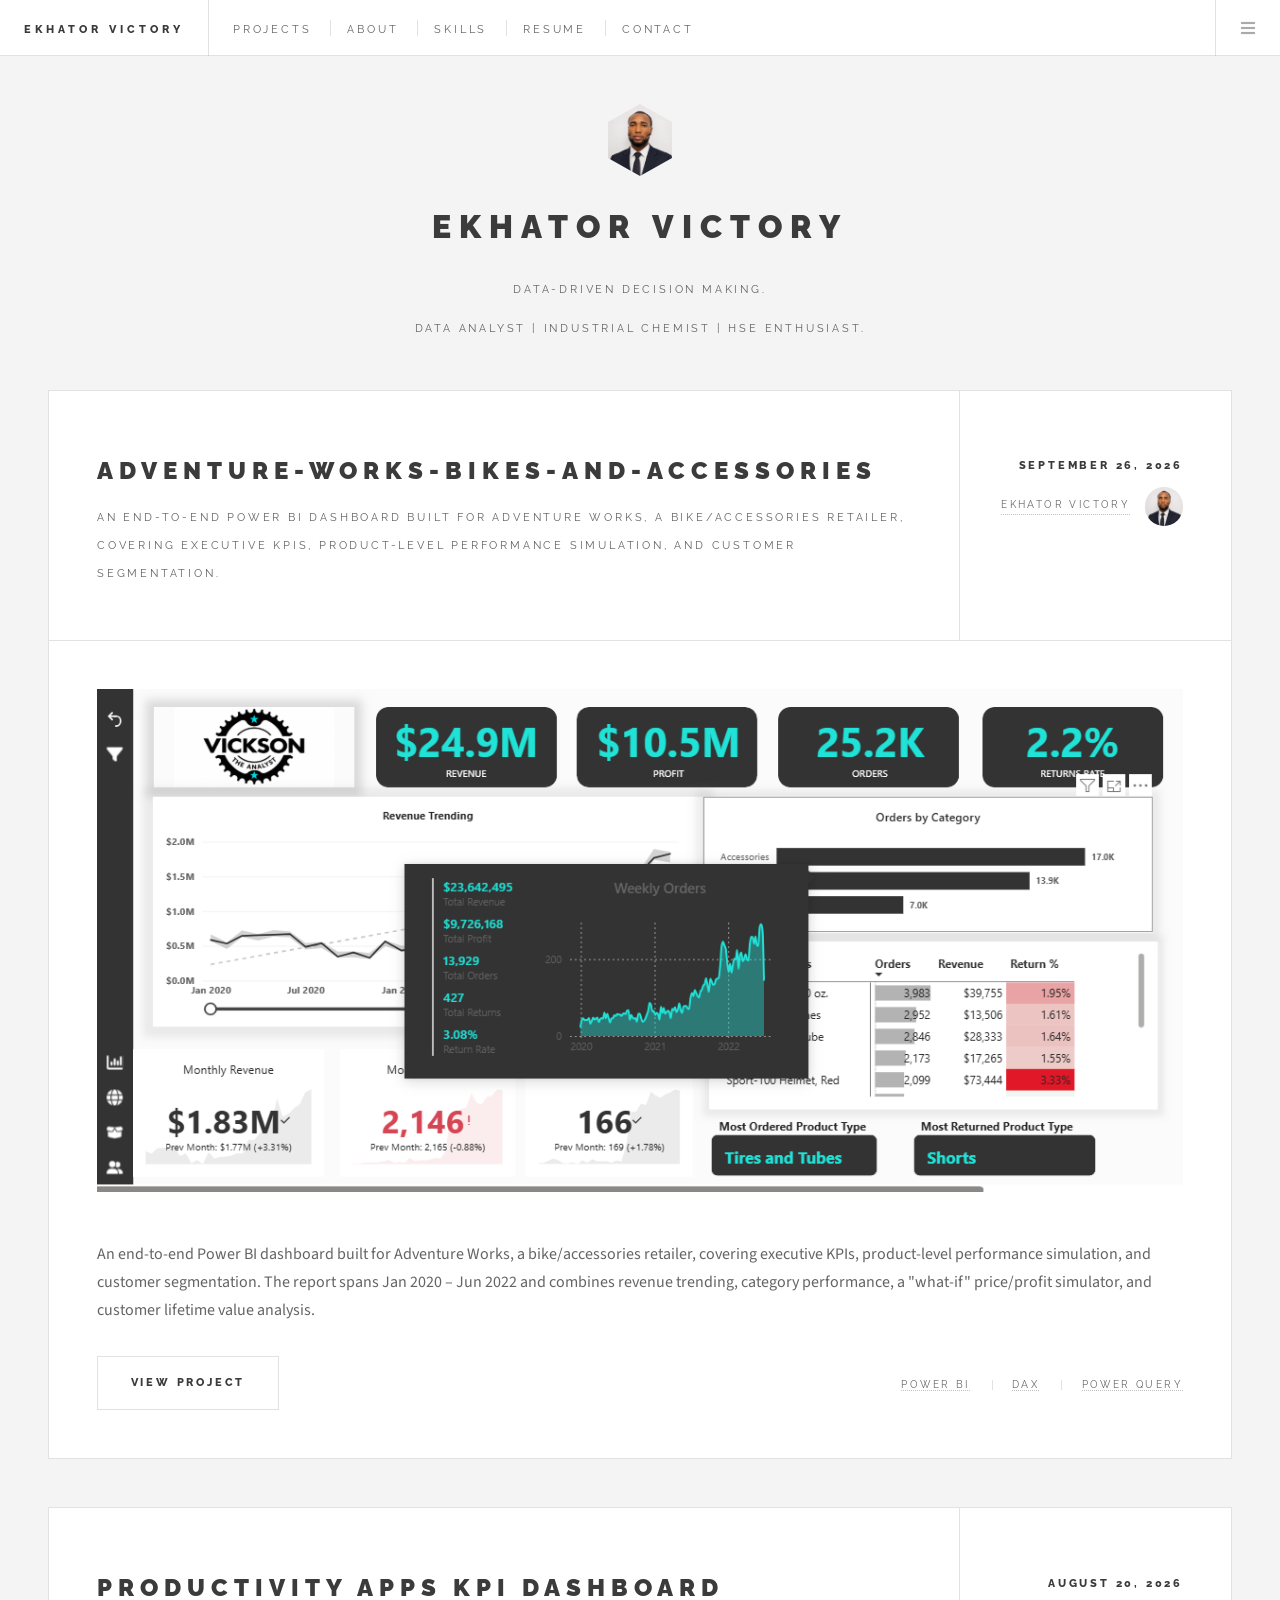
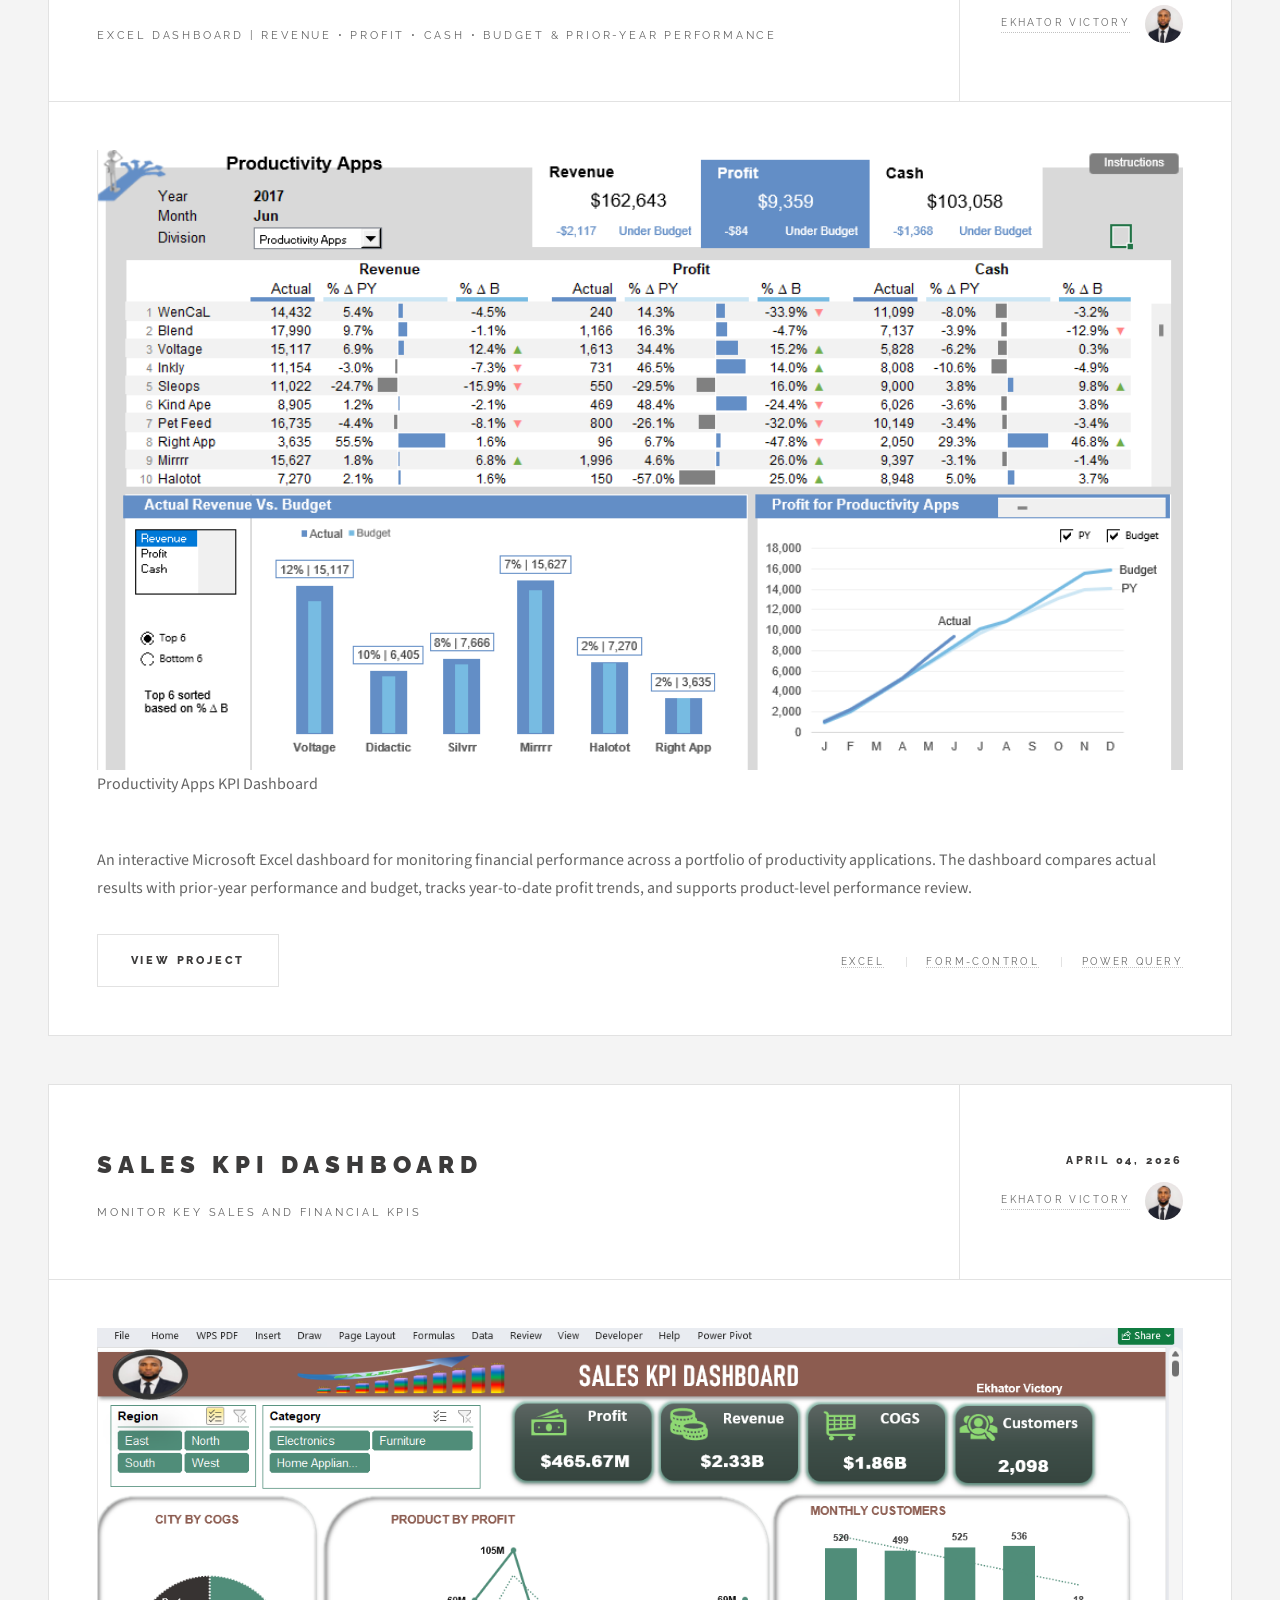
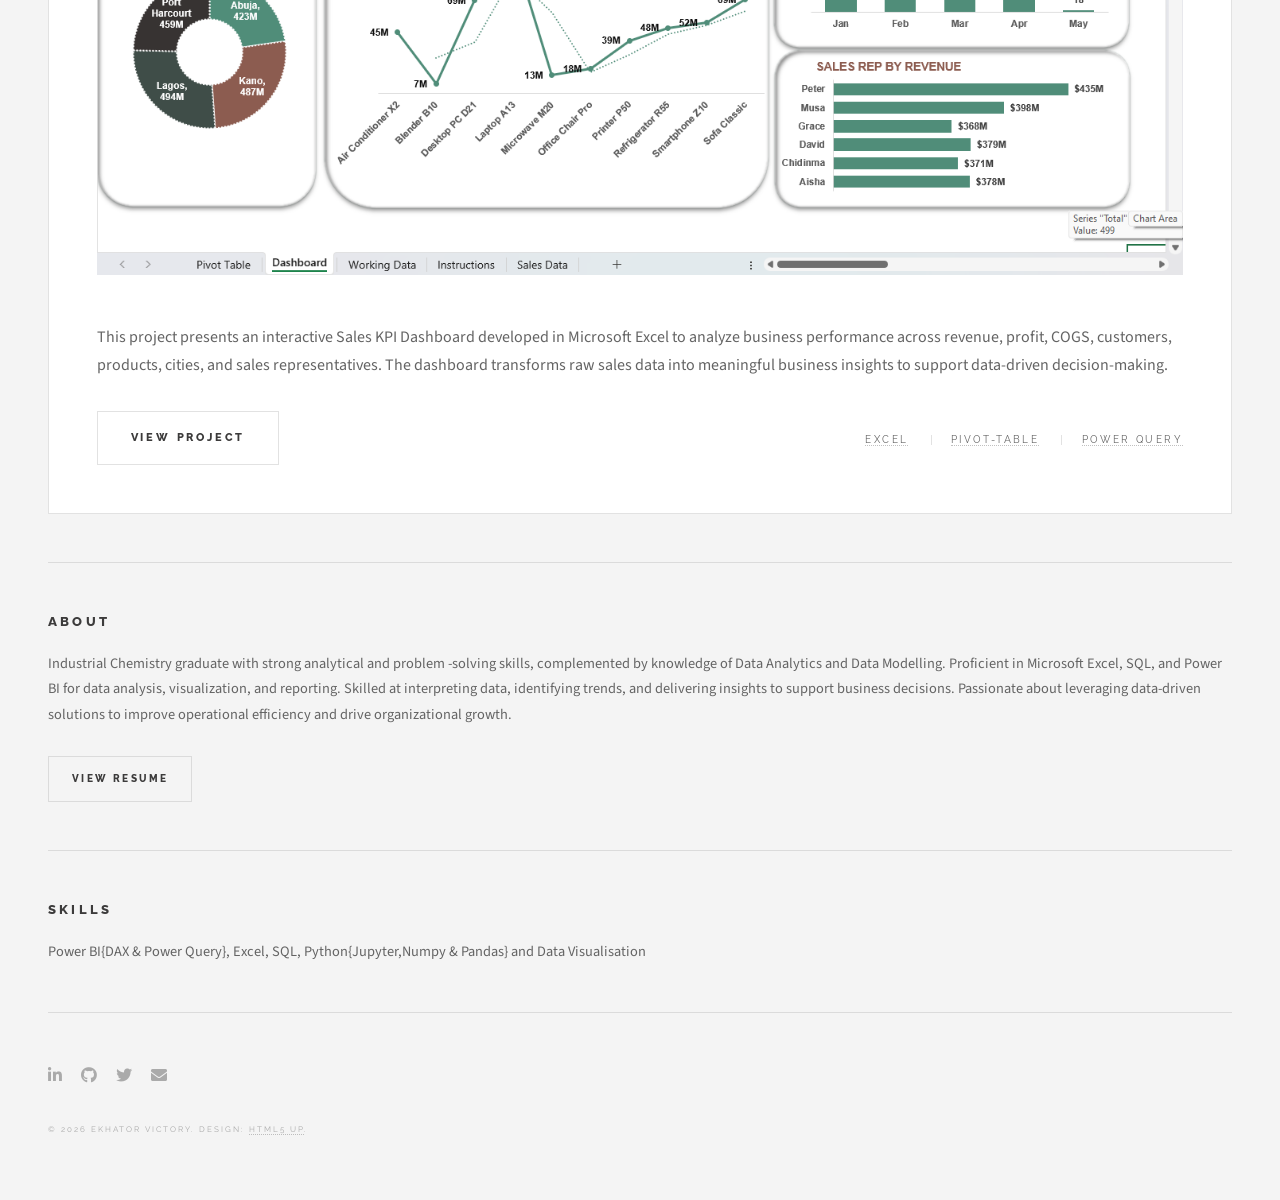
<file: index.html>
<!DOCTYPE HTML>
<!--
  PORTFOLIO TEMPLATE  (home page)
  Built on "Future Imperfect" by HTML5 UP (html5up.net | @ajlkn)
  Free for personal and commercial use under the CCA 3.0 license (html5up.net/license)

  Layout:  header bar  >  slide-out menu  >  project posts (left)  >  sidebar (right)
  Behaviour (all handled by assets/js/main.js, no changes needed):
    - fade-in on page load
    - slide-out menu on the right (Menu button)
    - on screens 1280px wide or smaller the sidebar "Intro" block moves above the posts
    - header links collapse into the Menu button on small screens

  COMMENT LEGEND  (use your editor's Find to jump between them)
    EDIT:       change the text / link / date right below this comment
    REPLACE:    swap an image or file for your own
    DUPLICATE:  copy the whole block to add more of the same thing
    OPTIONAL:   safe to delete, or enable if you want it
    KEEP:       needed by the layout or the JavaScript. Do not rename or remove
-->
<html lang="en">
  <head>
    <!-- EDIT: text shown in the browser tab -->
    <title>Ekhator Victory</title>

    <meta charset="utf-8" />
    <!-- KEEP: makes the page responsive on phones -->
    <meta name="viewport" content="width=device-width, initial-scale=1, user-scalable=no" />

    <!-- EDIT: one-sentence description used by Google and link previews -->
    <meta name="description" content="[One sentence about who you are and what you do.]" />

    <!-- OPTIONAL: browser-tab icon. Put favicon.png in this folder and enable the line below by removing the comment markers around it. -->
     <link rel="icon" href="favicon-32x32.png" /> 

    <!-- KEEP: main.css is the Future Imperfect theme. Do not edit it. -->
    <link rel="stylesheet" href="assets/css/main.css" />
    <!-- EDIT STYLES HERE: colours, fonts and spacing overrides live in custom.css (loaded after main.css) -->
    <link rel="stylesheet" href="assets/css/main.css" />
  </head>

  <!-- KEEP: "is-preload" is removed by main.js to start the fade-in animation -->
  <body class="is-preload">

    <!-- Wrapper -->
    <div id="wrapper">

      <!-- ================================================================== -->
      <!-- HEADER BAR (top of page)                                           -->
      <!-- ================================================================== -->
      <header id="header">

        <!-- EDIT: your name / site title (top-left) -->
        <h1><a href="index.html">Ekhator Victory</a></h1>

        <!--
          Top navigation. Visible on wide screens only; on small screens these
          links appear inside the slide-out menu instead.
          EDIT: change the label text. The href values are:
            #main    jumps to the Projects list
            #about   jumps to the About block (sidebar)
            #skills  jumps to the Skills block (sidebar)
            #footer  jumps to the social icons (sidebar bottom)
          DUPLICATE: copy an <li> to add a link. Keep this list in sync with the
          slide-out menu below and with the same list in project.html.
        -->
        <nav class="links">
          <ul>
            <li><a href="#main">Projects</a></li>
            <li><a href="#about">About</a></li>
            <li><a href="#skills">Skills</a></li>
            <!-- REPLACE: put your resume in this folder as resume.pdf (or change the file name). Delete this line if you have no resume. -->
            <li><a href="Ekhator Victory cv.ATS.pdf" target="_blank" rel="noopener">Resume</a></li>
            <li><a href="#footer">Contact</a></li>
          </ul>
        </nav>

        <!-- KEEP: the Menu button that opens the slide-out panel -->
        <nav class="main">
          <ul>
            <!--
              OPTIONAL: search box (disabled, as on the original site).
              To enable: move this <li> above the "menu" <li>, and remove the comment markers.
              main.js already contains the search open/close code.

              <li class="search">
                <a class="fa-search" href="#search">Search</a>
                <form id="search" method="get" action="#">
                  <input type="text" name="query" placeholder="Search" />
                </form>
              </li>
            -->
            <li class="menu">
              <a class="fa-bars" href="#menu">Menu</a>
            </li>
          </ul>
        </nav>
      </header>

      <!-- ================================================================== -->
      <!-- SLIDE-OUT MENU (opens from the Menu button)                        -->
      <!-- KEEP the id="menu"; main.js moves this panel to the page edge.     -->
      <!-- ================================================================== -->
      <section id="menu">

        <!-- Links: each item = a title (h3) plus a one-line description (p) -->
        <section>
          <ul class="links">
            <!-- DUPLICATE: copy a whole <li> to add a menu entry -->
            <li>
              <!-- EDIT: title, description and link target -->
              <a href="#main">
                <h3>Projects</h3>
                <p>Dashboards and analysis I've built</p>
              </a>
            </li>
            <li>
              <a href="#about">
                <h3>About</h3>
                <p>Who I am and what I do</p>
              </a>
            </li>
            <li>
              <a href="#skills">
                <h3>Skills</h3>
                <p>Excel, Power BI, SQL and Python</p>
              </a>
            </li>
            <li>
              <!-- REPLACE: resume file (see header note above) -->
              <a href="Ekhator Victory cv.ATS.pdf" target="_blank" rel="noopener">
                <h3>Resume</h3>
                <p>View or download my CV</p>
              </a>
            </li>
            <li>
              <a href="#footer">
                <h3>Contact</h3>
                <p> Let's work together </p>
              </a>
            </li>
          </ul>
        </section>

        <!-- Contact buttons at the bottom of the menu -->
        <section>
          <ul class="actions stacked">
            <!-- EDIT: replace you@example.com in BOTH links. Delete the second <li> if you do not want a Gmail link. -->
            <li><a href="mailto:ekhatornvictory@gmail.com" class="button large fit">Email Me</a></li>
            <li><a href="https://mail.google.com/mail/?view=cm&amp;to=ekhatornvictory@gmail.com" target="_blank" rel="noopener" class="button large fit">Email via Gmail (browser)</a></li>
          </ul>
        </section>

      </section>

      <!-- ================================================================== -->
      <!-- MAIN COLUMN: project posts                                         -->
      <!-- KEEP the id="main" (the "Projects" links jump here).               -->
      <!-- Posts appear in the order written here: put your newest first.     -->
      <!-- ================================================================== -->
      <div id="main">

        <!-- ============== POST 1 (links to a project page) ============== -->
        <!-- DUPLICATE: copy everything from <article> to </article> to add a project -->
        <article class="post">
          <header>
            <div class="title">
              <!-- EDIT: project title and the page it opens (see project.html) -->
              <h2><a href="project.html">Adventure-Works-Bikes-and-Accessories</a></h2>
              <!-- EDIT: one-line summary shown under the title -->
              <p>An end-to-end Power BI dashboard built for Adventure Works, a bike/accessories retailer, covering executive KPIs, product-level performance simulation, and customer segmentation. </p>
            </div>
            <div class="meta">
              <!-- EDIT: datetime must be YYYY-MM-DD; the text between the tags is what visitors see -->
              <time class="published" datetime="2026-09-26">September 26, 2026</time>
              <!-- EDIT: author name. REPLACE: images/avatar.jpg with your photo (small square, about 100x100px is plenty) -->
              <a href="#" class="author"><span class="name">Ekhator Victory</span><img src="images/Victory Pics.jpeg" alt="" /></a>
            </div>
          </header>

          <!-- REPLACE: images/project-1.jpg with a screenshot or cover image (about 1200px wide). EDIT: alt = a short description for screen readers -->
          <a href="project.html" class="image featured"><img src="images/Power BI dashboard.png" alt="Adventure-works Dashboard" /></a>

          <!-- EDIT: the paragraph shown on the home page. Keep it to a few sentences; the full story goes on the project page. -->
          <p>An end-to-end Power BI dashboard built for Adventure Works, a bike/accessories retailer, covering executive KPIs, product-level performance simulation, and customer segmentation. The report spans Jan 2020 – Jun 2022 and combines revenue trending, category performance, a "what-if" price/profit simulator, and customer lifetime value analysis.</p>

          <footer>
            <ul class="actions">
              <!-- EDIT: button label and link (same page as the title above) -->
              <li><a href="project.html" class="button large">View Project</a></li>
            </ul>
            <!-- EDIT: tags / tools. Each <li> is one tag. Add or remove freely. -->
            <ul class="stats">
              <li><a href="#">Power BI</a></li>
              <li><a href="#">Dax</a></li>
              <li><a href="#">Power Query</a></li>
            </ul>
          </footer>
        </article>

        <!-- ============== POST 2 ============== -->
        <article class="post">
          <header>
            <div class="title">
              <h2><a href="project.html">Productivity Apps KPI Dashboard</a></h2>
              <p>Excel Dashboard | Revenue • Profit • Cash • Budget & Prior-Year Performance</p>
            </div>
            <div class="meta">
              <time class="published" datetime="2026-08-20">August 20, 2026</time>
              <a href="#" class="author"><span class="name">Ekhator Victory</span><img src="images/Victory Pics.jpeg" alt="" /></a>
            </div>
          </header>
          <a href="ProductivityApps2.html" class="image featured"><img src="images/Excel KPI.png" alt="" />Productivity Apps KPI Dashboard</a>
          <p>An interactive Microsoft Excel dashboard for monitoring financial performance across a portfolio of productivity applications. The dashboard compares actual results with prior-year performance and budget, tracks year-to-date profit trends, and supports product-level performance review.</p>
          <footer>
            <ul class="actions">
              <li><a href="ProductivityApps2.html" class="button large">View Project</a></li>
            </ul>
            <ul class="stats">
              <li><a href="#">Excel</a></li>
              <li><a href="#">Form-Control</a></li>
              <li><a href="#">Power Query</a></li>
            </ul>
          </footer>
        </article>

        <!-- ============== POST 3 ============== -->
        <article class="post">
          <header>
            <div class="title">
              <h2><a href="Exceldashboard.html">Sales KPI Dashboard</a></h2>
              <p>Monitor key sales and financial KPIs</p>
            </div>
            <div class="meta">
              <time class="published" datetime="2026-04-04">April 04, 2026</time>
              <a href="#" class="author"><span class="name">Ekhator Victory</span><img src="images/Victory Pics.jpeg" alt="" /></a>
            </div>
          </header>
          <a href="Exceldashboard.html" class="image featured"><img src="images/Excel dashboard project.png" alt="Sales KPI Dashboard" /></a>
          <p>This project presents an interactive Sales KPI Dashboard developed in Microsoft Excel to analyze business performance across revenue, profit, COGS, customers, products, cities, and sales representatives. The dashboard transforms raw sales data into meaningful business insights to support data-driven decision-making.</p>
          <footer>
            <ul class="actions">
              <li><a href="Exceldashboard.html" class="button large">View Project</a></li>
            </ul>
            <ul class="stats">
              <li><a href="#">Excel</a></li>
              <li><a href="#">Pivot-Table</a></li>
              <li><a href="#">Power Query</a></li>
            </ul>
          </footer>
        </article>

        <!-- ============== POST 4 (links to an EXTERNAL site, opens in a new tab) ============== -->
        <!-- Use this version for work hosted elsewhere (LinkedIn post, GitHub repo, live demo...). -->
        <!-- The only differences from a normal post: full https:// links plus target="_blank" rel="noopener". -->
     <!-- <article class="post">
          <header>
            <div class="title"> -->
              <!-- EDIT: replace the URL in all three places (title, image, button) -->
             <!-- <h2><a href="https://example.com/your-project" target="_blank" rel="noopener">[External Project Title]</a></h2>
              <p>[One-line summary of the external project.]</p>
            </div>
            <div class="meta">
              <time class="published" datetime="2026-01-01">January 1, 2026</time>
              <a href="#" class="author"><span class="name">[Your Name]</span><img src="images/avatar.jpg" alt="" /></a>
            </div>
          </header>
          <a href="https://example.com/your-project" target="_blank" rel="noopener" class="image featured"><img src="images/project-4.jpg" alt="[Describe the project image]" /></a>
          <p>[A short paragraph describing the project.]</p>
          <footer>
            <ul class="actions">
              <!-- EDIT: button text, e.g. "View on LinkedIn", "View on GitHub", "Open Live Demo" -->
             <!-- <li><a href="https://example.com/your-project" target="_blank" rel="noopener" class="button large">View External Project</a></li>
            </ul>
            <ul class="stats">
              <li><a href="#">[Tag One]</a></li>
              <li><a href="#">[Tag Two]</a></li>
              <li><a href="#">[Tag Three]</a></li>
            </ul>
          </footer>
        </article>
 
      </div>

      <!-- ================================================================== -->
      <!-- SIDEBAR (right column on desktop; flows below the posts on mobile) -->
      <!-- KEEP the id="sidebar".                                             -->
      <!-- ================================================================== -->

        <!-- ============== INTRO ============== -->
    
        <!--
          OPTIONAL: Mini posts (small thumbnail list), disabled as on the original site.
          To enable: remove the comment markers and put the block here.
          DUPLICATE: copy an <article class="mini-post"> to add more thumbnails.

          <section>
            <div class="mini-posts">
              <article class="mini-post">
                <header>
                  <h3><a href="project.html">[Mini Post Title]</a></h3>
                  <time class="published" datetime="2026-01-01">January 1, 2026</time>
                  <a href="#" class="author"><img src="images/avatar.jpg" alt="" /></a>
                </header>
                <a href="project.html" class="image"><img src="images/project-1.jpg" alt="" /></a>
              </article>
            </div>
          </section>
        -->

        <!--
          OPTIONAL: Posts list (compact list with thumbnails), disabled as on the original site.
          To enable: remove the comment markers. DUPLICATE: copy a <li> to add more.

          <section>
            <ul class="posts">
              <li>
                <article>
                  <header>
                    <h3><a href="project.html">[List Item Title]</a></h3>
                    <time class="published" datetime="2026-01-01">January 1, 2026</time>
                  </header>
                  <a href="project.html" class="image"><img src="images/project-2.jpg" alt="" /></a>
                </article>
              </li>
            </ul>
          </section>
        -->
      </div>

      <section id="sidebar">

						<!-- Intro -->
							<section id="intro">
								<a href="#" class="logo"><img src="images/Victory Pics.jpeg" alt="" /></a>
								<header>
									<h2>Ekhator Victory</h2>
									<p>Data-Driven Decision Making.</p>
                   <p>Data Analyst | Industrial Chemist | HSE Enthusiast.</p>
								</header>
							</section>

						<!-- About -->
							<section class="blurb" id="about">
								<h2>About</h2>
								<p> Industrial Chemistry graduate with strong analytical and problem -solving skills, complemented by knowledge 
            of Data Analytics and Data Modelling. Proficient in Microsoft Excel, SQL, and Power BI for data analysis, 
            visualization, and reporting. Skilled at interpreting data, identifying trends, and delivering insights to support 
            business decisions. Passionate about leveraging data-driven solutions to improve operational efficiency and 
            drive organizational growth.</p>
								<ul class="actions">
									<li><a href="Ekhator Victory cv.ATS.pdf" target="_blank" rel="noopener" class="button">View Resume</a></li>
								</ul>
							</section>

							<!-- Skills -->
							<section class="blurb" id="skills">
								<h2>Skills</h2>
								<p>Power BI{DAX & Power Query}, Excel, SQL, Python{Jupyter,Numpy & Pandas} and Data Visualisation</p>
							</section>

						<!-- Footer -->
							<section id="footer">
								<ul class="icons">
									<li><a href="http://linkedin.com/in/victory-ekhator" target="_blank" rel="noopener" class="icon brands fa-linkedin-in"><span class="label">LinkedIn</span></a></li>
									<li><a href="https://github.com/ekhatornvictory-lgtm" target="_blank" rel="noopener" class="icon brands fa-github"><span class="label">GitHub</span></a></li>
									<li><a href="https://x.com/ekhatorvico8o8?s=11" target="_blank" rel="noopener" class="icon brands fa-twitter"><span class="label">X</span></a></li>
									<li><a href="mailto:ekhatornvictory@gmail.com" class="icon solid fa-envelope"><span class="label">Email</span></a></li>
								</ul>
								<p class="copyright">&copy; 2026 Ekhator Victory. Design: <a href="http://html5up.net">HTML5 UP</a>.
							</section>

					</section>

			</div>

   

    <!-- ==================================================================== -->
    <!-- SCRIPTS                                                              -->
    <!-- KEEP all five, in this order. To change behaviour, edit assets/js/main.js only. -->
    <!-- ==================================================================== -->
    <script src="assets/js/jquery.min.js"></script>
    <script src="assets/js/browser.min.js"></script>
    <script src="assets/js/breakpoints.min.js"></script>
    <script src="assets/js/util.js"></script>
    <script src="assets/js/main.js"></script>

  </body>
</html>
</file>
<file: assets/css/main.css>
@import url(fontawesome-all.min.css);
@import url("https://fonts.googleapis.com/css?family=Source+Sans+Pro:400,700|Raleway:400,800,900");

/*
	Future Imperfect by HTML5 UP
	html5up.net | @ajlkn
	Free for personal and commercial use under the CCA 3.0 license (html5up.net/license)
*/

html, body, div, span, applet, object,
iframe, h1, h2, h3, h4, h5, h6, p, blockquote,
pre, a, abbr, acronym, address, big, cite,
code, del, dfn, em, img, ins, kbd, q, s, samp,
small, strike, strong, sub, sup, tt, var, b,
u, i, center, dl, dt, dd, ol, ul, li, fieldset,
form, label, legend, table, caption, tbody,
tfoot, thead, tr, th, td, article, aside,
canvas, details, embed, figure, figcaption,
footer, header, hgroup, menu, nav, output, ruby,
section, summary, time, mark, audio, video {
	margin: 0;
	padding: 0;
	border: 0;
	font-size: 100%;
	font: inherit;
	vertical-align: baseline;}

article, aside, details, figcaption, figure,
footer, header, hgroup, menu, nav, section {
	display: block;}

body {
	line-height: 1;
}

ol, ul {
	list-style: none;
}

blockquote, q {
	quotes: none;
}

	blockquote:before, blockquote:after, q:before, q:after {
		content: '';
		content: none;
	}

table {
	border-collapse: collapse;
	border-spacing: 0;
}

body {
	-webkit-text-size-adjust: none;
}

mark {
	background-color: transparent;
	color: inherit;
}

input::-moz-focus-inner {
	border: 0;
	padding: 0;
}

input, select, textarea {
	-moz-appearance: none;
	-webkit-appearance: none;
	-ms-appearance: none;
	appearance: none;
}

/* Basic */

	@-ms-viewport {
		width: device-width;
	}

	body {
		-ms-overflow-style: scrollbar;
	}

	@media screen and (max-width: 480px) {

		html, body {
			min-width: 320px;
		}

	}

	html {
		box-sizing: border-box;
	}

	*, *:before, *:after {
		box-sizing: inherit;
	}

	body {
		background: #f4f4f4;
	}

		body.is-preload *, body.is-preload *:before, body.is-preload *:after {
			-moz-animation: none !important;
			-webkit-animation: none !important;
			-ms-animation: none !important;
			animation: none !important;
			-moz-transition: none !important;
			-webkit-transition: none !important;
			-ms-transition: none !important;
			transition: none !important;
		}

/* Type */

	body, input, select, textarea {
		color: #646464;
		font-family: "Source Sans Pro", Helvetica, sans-serif;
		font-size: 14pt;
		font-weight: 400;
		line-height: 1.75;
	}

		@media screen and (max-width: 1680px) {

			body, input, select, textarea {
				font-size: 12pt;
			}

		}

		@media screen and (max-width: 1280px) {

			body, input, select, textarea {
				font-size: 12pt;
			}

		}

		@media screen and (max-width: 980px) {

			body, input, select, textarea {
				font-size: 12pt;
			}

		}

		@media screen and (max-width: 736px) {

			body, input, select, textarea {
				font-size: 12pt;
			}

		}

		@media screen and (max-width: 480px) {

			body, input, select, textarea {
				font-size: 12pt;
			}

		}

	a {
		-moz-transition: color 0.2s ease, border-bottom-color 0.2s ease;
		-webkit-transition: color 0.2s ease, border-bottom-color 0.2s ease;
		-ms-transition: color 0.2s ease, border-bottom-color 0.2s ease;
		transition: color 0.2s ease, border-bottom-color 0.2s ease;
		border-bottom: dotted 1px rgba(160, 160, 160, 0.65);
		color: inherit;
		text-decoration: none;
	}

		a:before {
			-moz-transition: color 0.2s ease;
			-webkit-transition: color 0.2s ease;
			-ms-transition: color 0.2s ease;
			transition: color 0.2s ease;
		}

		a:hover {
			border-bottom-color: transparent;
			color: #2ebaae !important;
		}

			a:hover:before {
				color: #2ebaae !important;
			}

	strong, b {
		color: #3c3b3b;
		font-weight: 700;
	}

	em, i {
		font-style: italic;
	}

	p {
		margin: 0 0 2em 0;
	}

	h1, h2, h3, h4, h5, h6 {
		color: #3c3b3b;
		font-family: "Raleway", Helvetica, sans-serif;
		font-weight: 800;
		letter-spacing: 0.25em;
		line-height: 1.65;
		margin: 0 0 1em 0;
		text-transform: uppercase;
	}

		h1 a, h2 a, h3 a, h4 a, h5 a, h6 a {
			color: inherit;
			border-bottom: 0;
		}

	h2 {
		font-size: 1.1em;
	}

	h3 {
		font-size: 0.9em;
	}

	h4 {
		font-size: 0.7em;
	}

	h5 {
		font-size: 0.7em;
	}

	h6 {
		font-size: 0.7em;
	}

	sub {
		font-size: 0.8em;
		position: relative;
		top: 0.5em;
	}

	sup {
		font-size: 0.8em;
		position: relative;
		top: -0.5em;
	}

	blockquote {
		border-left: solid 4px rgba(160, 160, 160, 0.3);
		font-style: italic;
		margin: 0 0 2em 0;
		padding: 0.5em 0 0.5em 2em;
	}

	code {
		background: rgba(160, 160, 160, 0.075);
		border: solid 1px rgba(160, 160, 160, 0.3);
		font-family: "Courier New", monospace;
		font-size: 0.9em;
		margin: 0 0.25em;
		padding: 0.25em 0.65em;
	}

	pre {
		-webkit-overflow-scrolling: touch;
		font-family: "Courier New", monospace;
		font-size: 0.9em;
		margin: 0 0 2em 0;
	}

		pre code {
			display: block;
			line-height: 1.75em;
			padding: 1em 1.5em;
			overflow-x: auto;
		}

	hr {
		border: 0;
		border-bottom: solid 1px rgba(160, 160, 160, 0.3);
		margin: 2em 0;
	}

		hr.major {
			margin: 3em 0;
		}

	.align-left {
		text-align: left;
	}

	.align-center {
		text-align: center;
	}

	.align-right {
		text-align: right;
	}

/* Row */

	.row {
		display: flex;
		flex-wrap: wrap;
		box-sizing: border-box;
		align-items: stretch;
	}

		.row > * {
			box-sizing: border-box;
		}

		.row.gtr-uniform > * > :last-child {
			margin-bottom: 0;
		}

		.row.aln-left {
			justify-content: flex-start;
		}

		.row.aln-center {
			justify-content: center;
		}

		.row.aln-right {
			justify-content: flex-end;
		}

		.row.aln-top {
			align-items: flex-start;
		}

		.row.aln-middle {
			align-items: center;
		}

		.row.aln-bottom {
			align-items: flex-end;
		}

		.row > .imp {
			order: -1;
		}

		.row > .col-1 {
			width: 8.33333%;
		}

		.row > .off-1 {
			margin-left: 8.33333%;
		}

		.row > .col-2 {
			width: 16.66667%;
		}

		.row > .off-2 {
			margin-left: 16.66667%;
		}

		.row > .col-3 {
			width: 25%;
		}

		.row > .off-3 {
			margin-left: 25%;
		}

		.row > .col-4 {
			width: 33.33333%;
		}

		.row > .off-4 {
			margin-left: 33.33333%;
		}

		.row > .col-5 {
			width: 41.66667%;
		}

		.row > .off-5 {
			margin-left: 41.66667%;
		}

		.row > .col-6 {
			width: 50%;
		}

		.row > .off-6 {
			margin-left: 50%;
		}

		.row > .col-7 {
			width: 58.33333%;
		}

		.row > .off-7 {
			margin-left: 58.33333%;
		}

		.row > .col-8 {
			width: 66.66667%;
		}

		.row > .off-8 {
			margin-left: 66.66667%;
		}

		.row > .col-9 {
			width: 75%;
		}

		.row > .off-9 {
			margin-left: 75%;
		}

		.row > .col-10 {
			width: 83.33333%;
		}

		.row > .off-10 {
			margin-left: 83.33333%;
		}

		.row > .col-11 {
			width: 91.66667%;
		}

		.row > .off-11 {
			margin-left: 91.66667%;
		}

		.row > .col-12 {
			width: 100%;
		}

		.row > .off-12 {
			margin-left: 100%;
		}

		.row.gtr-0 {
			margin-top: 0;
			margin-left: 0em;
		}

			.row.gtr-0 > * {
				padding: 0 0 0 0em;
			}

			.row.gtr-0.gtr-uniform {
				margin-top: 0em;
			}

				.row.gtr-0.gtr-uniform > * {
					padding-top: 0em;
				}

		.row.gtr-25 {
			margin-top: 0;
			margin-left: -0.25em;
		}

			.row.gtr-25 > * {
				padding: 0 0 0 0.25em;
			}

			.row.gtr-25.gtr-uniform {
				margin-top: -0.25em;
			}

				.row.gtr-25.gtr-uniform > * {
					padding-top: 0.25em;
				}

		.row.gtr-50 {
			margin-top: 0;
			margin-left: -0.5em;
		}

			.row.gtr-50 > * {
				padding: 0 0 0 0.5em;
			}

			.row.gtr-50.gtr-uniform {
				margin-top: -0.5em;
			}

				.row.gtr-50.gtr-uniform > * {
					padding-top: 0.5em;
				}

		.row {
			margin-top: 0;
			margin-left: -1em;
		}

			.row > * {
				padding: 0 0 0 1em;
			}

			.row.gtr-uniform {
				margin-top: -1em;
			}

				.row.gtr-uniform > * {
					padding-top: 1em;
				}

		.row.gtr-150 {
			margin-top: 0;
			margin-left: -1.5em;
		}

			.row.gtr-150 > * {
				padding: 0 0 0 1.5em;
			}

			.row.gtr-150.gtr-uniform {
				margin-top: -1.5em;
			}

				.row.gtr-150.gtr-uniform > * {
					padding-top: 1.5em;
				}

		.row.gtr-200 {
			margin-top: 0;
			margin-left: -2em;
		}

			.row.gtr-200 > * {
				padding: 0 0 0 2em;
			}

			.row.gtr-200.gtr-uniform {
				margin-top: -2em;
			}

				.row.gtr-200.gtr-uniform > * {
					padding-top: 2em;
				}

		@media screen and (max-width: 1680px) {

			.row {
				display: flex;
				flex-wrap: wrap;
				box-sizing: border-box;
				align-items: stretch;
			}

				.row > * {
					box-sizing: border-box;
				}

				.row.gtr-uniform > * > :last-child {
					margin-bottom: 0;
				}

				.row.aln-left {
					justify-content: flex-start;
				}

				.row.aln-center {
					justify-content: center;
				}

				.row.aln-right {
					justify-content: flex-end;
				}

				.row.aln-top {
					align-items: flex-start;
				}

				.row.aln-middle {
					align-items: center;
				}

				.row.aln-bottom {
					align-items: flex-end;
				}

				.row > .imp-xlarge {
					order: -1;
				}

				.row > .col-1-xlarge {
					width: 8.33333%;
				}

				.row > .off-1-xlarge {
					margin-left: 8.33333%;
				}

				.row > .col-2-xlarge {
					width: 16.66667%;
				}

				.row > .off-2-xlarge {
					margin-left: 16.66667%;
				}

				.row > .col-3-xlarge {
					width: 25%;
				}

				.row > .off-3-xlarge {
					margin-left: 25%;
				}

				.row > .col-4-xlarge {
					width: 33.33333%;
				}

				.row > .off-4-xlarge {
					margin-left: 33.33333%;
				}

				.row > .col-5-xlarge {
					width: 41.66667%;
				}

				.row > .off-5-xlarge {
					margin-left: 41.66667%;
				}

				.row > .col-6-xlarge {
					width: 50%;
				}

				.row > .off-6-xlarge {
					margin-left: 50%;
				}

				.row > .col-7-xlarge {
					width: 58.33333%;
				}

				.row > .off-7-xlarge {
					margin-left: 58.33333%;
				}

				.row > .col-8-xlarge {
					width: 66.66667%;
				}

				.row > .off-8-xlarge {
					margin-left: 66.66667%;
				}

				.row > .col-9-xlarge {
					width: 75%;
				}

				.row > .off-9-xlarge {
					margin-left: 75%;
				}

				.row > .col-10-xlarge {
					width: 83.33333%;
				}

				.row > .off-10-xlarge {
					margin-left: 83.33333%;
				}

				.row > .col-11-xlarge {
					width: 91.66667%;
				}

				.row > .off-11-xlarge {
					margin-left: 91.66667%;
				}

				.row > .col-12-xlarge {
					width: 100%;
				}

				.row > .off-12-xlarge {
					margin-left: 100%;
				}

				.row.gtr-0 {
					margin-top: 0;
					margin-left: 0em;
				}

					.row.gtr-0 > * {
						padding: 0 0 0 0em;
					}

					.row.gtr-0.gtr-uniform {
						margin-top: 0em;
					}

						.row.gtr-0.gtr-uniform > * {
							padding-top: 0em;
						}

				.row.gtr-25 {
					margin-top: 0;
					margin-left: -0.25em;
				}

					.row.gtr-25 > * {
						padding: 0 0 0 0.25em;
					}

					.row.gtr-25.gtr-uniform {
						margin-top: -0.25em;
					}

						.row.gtr-25.gtr-uniform > * {
							padding-top: 0.25em;
						}

				.row.gtr-50 {
					margin-top: 0;
					margin-left: -0.5em;
				}

					.row.gtr-50 > * {
						padding: 0 0 0 0.5em;
					}

					.row.gtr-50.gtr-uniform {
						margin-top: -0.5em;
					}

						.row.gtr-50.gtr-uniform > * {
							padding-top: 0.5em;
						}

				.row {
					margin-top: 0;
					margin-left: -1em;
				}

					.row > * {
						padding: 0 0 0 1em;
					}

					.row.gtr-uniform {
						margin-top: -1em;
					}

						.row.gtr-uniform > * {
							padding-top: 1em;
						}

				.row.gtr-150 {
					margin-top: 0;
					margin-left: -1.5em;
				}

					.row.gtr-150 > * {
						padding: 0 0 0 1.5em;
					}

					.row.gtr-150.gtr-uniform {
						margin-top: -1.5em;
					}

						.row.gtr-150.gtr-uniform > * {
							padding-top: 1.5em;
						}

				.row.gtr-200 {
					margin-top: 0;
					margin-left: -2em;
				}

					.row.gtr-200 > * {
						padding: 0 0 0 2em;
					}

					.row.gtr-200.gtr-uniform {
						margin-top: -2em;
					}

						.row.gtr-200.gtr-uniform > * {
							padding-top: 2em;
						}

		}

		@media screen and (max-width: 1280px) {

			.row {
				display: flex;
				flex-wrap: wrap;
				box-sizing: border-box;
				align-items: stretch;
			}

				.row > * {
					box-sizing: border-box;
				}

				.row.gtr-uniform > * > :last-child {
					margin-bottom: 0;
				}

				.row.aln-left {
					justify-content: flex-start;
				}

				.row.aln-center {
					justify-content: center;
				}

				.row.aln-right {
					justify-content: flex-end;
				}

				.row.aln-top {
					align-items: flex-start;
				}

				.row.aln-middle {
					align-items: center;
				}

				.row.aln-bottom {
					align-items: flex-end;
				}

				.row > .imp-large {
					order: -1;
				}

				.row > .col-1-large {
					width: 8.33333%;
				}

				.row > .off-1-large {
					margin-left: 8.33333%;
				}

				.row > .col-2-large {
					width: 16.66667%;
				}

				.row > .off-2-large {
					margin-left: 16.66667%;
				}

				.row > .col-3-large {
					width: 25%;
				}

				.row > .off-3-large {
					margin-left: 25%;
				}

				.row > .col-4-large {
					width: 33.33333%;
				}

				.row > .off-4-large {
					margin-left: 33.33333%;
				}

				.row > .col-5-large {
					width: 41.66667%;
				}

				.row > .off-5-large {
					margin-left: 41.66667%;
				}

				.row > .col-6-large {
					width: 50%;
				}

				.row > .off-6-large {
					margin-left: 50%;
				}

				.row > .col-7-large {
					width: 58.33333%;
				}

				.row > .off-7-large {
					margin-left: 58.33333%;
				}

				.row > .col-8-large {
					width: 66.66667%;
				}

				.row > .off-8-large {
					margin-left: 66.66667%;
				}

				.row > .col-9-large {
					width: 75%;
				}

				.row > .off-9-large {
					margin-left: 75%;
				}

				.row > .col-10-large {
					width: 83.33333%;
				}

				.row > .off-10-large {
					margin-left: 83.33333%;
				}

				.row > .col-11-large {
					width: 91.66667%;
				}

				.row > .off-11-large {
					margin-left: 91.66667%;
				}

				.row > .col-12-large {
					width: 100%;
				}

				.row > .off-12-large {
					margin-left: 100%;
				}

				.row.gtr-0 {
					margin-top: 0;
					margin-left: 0em;
				}

					.row.gtr-0 > * {
						padding: 0 0 0 0em;
					}

					.row.gtr-0.gtr-uniform {
						margin-top: 0em;
					}

						.row.gtr-0.gtr-uniform > * {
							padding-top: 0em;
						}

				.row.gtr-25 {
					margin-top: 0;
					margin-left: -0.25em;
				}

					.row.gtr-25 > * {
						padding: 0 0 0 0.25em;
					}

					.row.gtr-25.gtr-uniform {
						margin-top: -0.25em;
					}

						.row.gtr-25.gtr-uniform > * {
							padding-top: 0.25em;
						}

				.row.gtr-50 {
					margin-top: 0;
					margin-left: -0.5em;
				}

					.row.gtr-50 > * {
						padding: 0 0 0 0.5em;
					}

					.row.gtr-50.gtr-uniform {
						margin-top: -0.5em;
					}

						.row.gtr-50.gtr-uniform > * {
							padding-top: 0.5em;
						}

				.row {
					margin-top: 0;
					margin-left: -1em;
				}

					.row > * {
						padding: 0 0 0 1em;
					}

					.row.gtr-uniform {
						margin-top: -1em;
					}

						.row.gtr-uniform > * {
							padding-top: 1em;
						}

				.row.gtr-150 {
					margin-top: 0;
					margin-left: -1.5em;
				}

					.row.gtr-150 > * {
						padding: 0 0 0 1.5em;
					}

					.row.gtr-150.gtr-uniform {
						margin-top: -1.5em;
					}

						.row.gtr-150.gtr-uniform > * {
							padding-top: 1.5em;
						}

				.row.gtr-200 {
					margin-top: 0;
					margin-left: -2em;
				}

					.row.gtr-200 > * {
						padding: 0 0 0 2em;
					}

					.row.gtr-200.gtr-uniform {
						margin-top: -2em;
					}

						.row.gtr-200.gtr-uniform > * {
							padding-top: 2em;
						}

		}

		@media screen and (max-width: 980px) {

			.row {
				display: flex;
				flex-wrap: wrap;
				box-sizing: border-box;
				align-items: stretch;
			}

				.row > * {
					box-sizing: border-box;
				}

				.row.gtr-uniform > * > :last-child {
					margin-bottom: 0;
				}

				.row.aln-left {
					justify-content: flex-start;
				}

				.row.aln-center {
					justify-content: center;
				}

				.row.aln-right {
					justify-content: flex-end;
				}

				.row.aln-top {
					align-items: flex-start;
				}

				.row.aln-middle {
					align-items: center;
				}

				.row.aln-bottom {
					align-items: flex-end;
				}

				.row > .imp-medium {
					order: -1;
				}

				.row > .col-1-medium {
					width: 8.33333%;
				}

				.row > .off-1-medium {
					margin-left: 8.33333%;
				}

				.row > .col-2-medium {
					width: 16.66667%;
				}

				.row > .off-2-medium {
					margin-left: 16.66667%;
				}

				.row > .col-3-medium {
					width: 25%;
				}

				.row > .off-3-medium {
					margin-left: 25%;
				}

				.row > .col-4-medium {
					width: 33.33333%;
				}

				.row > .off-4-medium {
					margin-left: 33.33333%;
				}

				.row > .col-5-medium {
					width: 41.66667%;
				}

				.row > .off-5-medium {
					margin-left: 41.66667%;
				}

				.row > .col-6-medium {
					width: 50%;
				}

				.row > .off-6-medium {
					margin-left: 50%;
				}

				.row > .col-7-medium {
					width: 58.33333%;
				}

				.row > .off-7-medium {
					margin-left: 58.33333%;
				}

				.row > .col-8-medium {
					width: 66.66667%;
				}

				.row > .off-8-medium {
					margin-left: 66.66667%;
				}

				.row > .col-9-medium {
					width: 75%;
				}

				.row > .off-9-medium {
					margin-left: 75%;
				}

				.row > .col-10-medium {
					width: 83.33333%;
				}

				.row > .off-10-medium {
					margin-left: 83.33333%;
				}

				.row > .col-11-medium {
					width: 91.66667%;
				}

				.row > .off-11-medium {
					margin-left: 91.66667%;
				}

				.row > .col-12-medium {
					width: 100%;
				}

				.row > .off-12-medium {
					margin-left: 100%;
				}

				.row.gtr-0 {
					margin-top: 0;
					margin-left: 0em;
				}

					.row.gtr-0 > * {
						padding: 0 0 0 0em;
					}

					.row.gtr-0.gtr-uniform {
						margin-top: 0em;
					}

						.row.gtr-0.gtr-uniform > * {
							padding-top: 0em;
						}

				.row.gtr-25 {
					margin-top: 0;
					margin-left: -0.25em;
				}

					.row.gtr-25 > * {
						padding: 0 0 0 0.25em;
					}

					.row.gtr-25.gtr-uniform {
						margin-top: -0.25em;
					}

						.row.gtr-25.gtr-uniform > * {
							padding-top: 0.25em;
						}

				.row.gtr-50 {
					margin-top: 0;
					margin-left: -0.5em;
				}

					.row.gtr-50 > * {
						padding: 0 0 0 0.5em;
					}

					.row.gtr-50.gtr-uniform {
						margin-top: -0.5em;
					}

						.row.gtr-50.gtr-uniform > * {
							padding-top: 0.5em;
						}

				.row {
					margin-top: 0;
					margin-left: -1em;
				}

					.row > * {
						padding: 0 0 0 1em;
					}

					.row.gtr-uniform {
						margin-top: -1em;
					}

						.row.gtr-uniform > * {
							padding-top: 1em;
						}

				.row.gtr-150 {
					margin-top: 0;
					margin-left: -1.5em;
				}

					.row.gtr-150 > * {
						padding: 0 0 0 1.5em;
					}

					.row.gtr-150.gtr-uniform {
						margin-top: -1.5em;
					}

						.row.gtr-150.gtr-uniform > * {
							padding-top: 1.5em;
						}

				.row.gtr-200 {
					margin-top: 0;
					margin-left: -2em;
				}

					.row.gtr-200 > * {
						padding: 0 0 0 2em;
					}

					.row.gtr-200.gtr-uniform {
						margin-top: -2em;
					}

						.row.gtr-200.gtr-uniform > * {
							padding-top: 2em;
						}

		}

		@media screen and (max-width: 736px) {

			.row {
				display: flex;
				flex-wrap: wrap;
				box-sizing: border-box;
				align-items: stretch;
			}

				.row > * {
					box-sizing: border-box;
				}

				.row.gtr-uniform > * > :last-child {
					margin-bottom: 0;
				}

				.row.aln-left {
					justify-content: flex-start;
				}

				.row.aln-center {
					justify-content: center;
				}

				.row.aln-right {
					justify-content: flex-end;
				}

				.row.aln-top {
					align-items: flex-start;
				}

				.row.aln-middle {
					align-items: center;
				}

				.row.aln-bottom {
					align-items: flex-end;
				}

				.row > .imp-small {
					order: -1;
				}

				.row > .col-1-small {
					width: 8.33333%;
				}

				.row > .off-1-small {
					margin-left: 8.33333%;
				}

				.row > .col-2-small {
					width: 16.66667%;
				}

				.row > .off-2-small {
					margin-left: 16.66667%;
				}

				.row > .col-3-small {
					width: 25%;
				}

				.row > .off-3-small {
					margin-left: 25%;
				}

				.row > .col-4-small {
					width: 33.33333%;
				}

				.row > .off-4-small {
					margin-left: 33.33333%;
				}

				.row > .col-5-small {
					width: 41.66667%;
				}

				.row > .off-5-small {
					margin-left: 41.66667%;
				}

				.row > .col-6-small {
					width: 50%;
				}

				.row > .off-6-small {
					margin-left: 50%;
				}

				.row > .col-7-small {
					width: 58.33333%;
				}

				.row > .off-7-small {
					margin-left: 58.33333%;
				}

				.row > .col-8-small {
					width: 66.66667%;
				}

				.row > .off-8-small {
					margin-left: 66.66667%;
				}

				.row > .col-9-small {
					width: 75%;
				}

				.row > .off-9-small {
					margin-left: 75%;
				}

				.row > .col-10-small {
					width: 83.33333%;
				}

				.row > .off-10-small {
					margin-left: 83.33333%;
				}

				.row > .col-11-small {
					width: 91.66667%;
				}

				.row > .off-11-small {
					margin-left: 91.66667%;
				}

				.row > .col-12-small {
					width: 100%;
				}

				.row > .off-12-small {
					margin-left: 100%;
				}

				.row.gtr-0 {
					margin-top: 0;
					margin-left: 0em;
				}

					.row.gtr-0 > * {
						padding: 0 0 0 0em;
					}

					.row.gtr-0.gtr-uniform {
						margin-top: 0em;
					}

						.row.gtr-0.gtr-uniform > * {
							padding-top: 0em;
						}

				.row.gtr-25 {
					margin-top: 0;
					margin-left: -0.25em;
				}

					.row.gtr-25 > * {
						padding: 0 0 0 0.25em;
					}

					.row.gtr-25.gtr-uniform {
						margin-top: -0.25em;
					}

						.row.gtr-25.gtr-uniform > * {
							padding-top: 0.25em;
						}

				.row.gtr-50 {
					margin-top: 0;
					margin-left: -0.5em;
				}

					.row.gtr-50 > * {
						padding: 0 0 0 0.5em;
					}

					.row.gtr-50.gtr-uniform {
						margin-top: -0.5em;
					}

						.row.gtr-50.gtr-uniform > * {
							padding-top: 0.5em;
						}

				.row {
					margin-top: 0;
					margin-left: -1em;
				}

					.row > * {
						padding: 0 0 0 1em;
					}

					.row.gtr-uniform {
						margin-top: -1em;
					}

						.row.gtr-uniform > * {
							padding-top: 1em;
						}

				.row.gtr-150 {
					margin-top: 0;
					margin-left: -1.5em;
				}

					.row.gtr-150 > * {
						padding: 0 0 0 1.5em;
					}

					.row.gtr-150.gtr-uniform {
						margin-top: -1.5em;
					}

						.row.gtr-150.gtr-uniform > * {
							padding-top: 1.5em;
						}

				.row.gtr-200 {
					margin-top: 0;
					margin-left: -2em;
				}

					.row.gtr-200 > * {
						padding: 0 0 0 2em;
					}

					.row.gtr-200.gtr-uniform {
						margin-top: -2em;
					}

						.row.gtr-200.gtr-uniform > * {
							padding-top: 2em;
						}

		}

		@media screen and (max-width: 480px) {

			.row {
				display: flex;
				flex-wrap: wrap;
				box-sizing: border-box;
				align-items: stretch;
			}

				.row > * {
					box-sizing: border-box;
				}

				.row.gtr-uniform > * > :last-child {
					margin-bottom: 0;
				}

				.row.aln-left {
					justify-content: flex-start;
				}

				.row.aln-center {
					justify-content: center;
				}

				.row.aln-right {
					justify-content: flex-end;
				}

				.row.aln-top {
					align-items: flex-start;
				}

				.row.aln-middle {
					align-items: center;
				}

				.row.aln-bottom {
					align-items: flex-end;
				}

				.row > .imp-xsmall {
					order: -1;
				}

				.row > .col-1-xsmall {
					width: 8.33333%;
				}

				.row > .off-1-xsmall {
					margin-left: 8.33333%;
				}

				.row > .col-2-xsmall {
					width: 16.66667%;
				}

				.row > .off-2-xsmall {
					margin-left: 16.66667%;
				}

				.row > .col-3-xsmall {
					width: 25%;
				}

				.row > .off-3-xsmall {
					margin-left: 25%;
				}

				.row > .col-4-xsmall {
					width: 33.33333%;
				}

				.row > .off-4-xsmall {
					margin-left: 33.33333%;
				}

				.row > .col-5-xsmall {
					width: 41.66667%;
				}

				.row > .off-5-xsmall {
					margin-left: 41.66667%;
				}

				.row > .col-6-xsmall {
					width: 50%;
				}

				.row > .off-6-xsmall {
					margin-left: 50%;
				}

				.row > .col-7-xsmall {
					width: 58.33333%;
				}

				.row > .off-7-xsmall {
					margin-left: 58.33333%;
				}

				.row > .col-8-xsmall {
					width: 66.66667%;
				}

				.row > .off-8-xsmall {
					margin-left: 66.66667%;
				}

				.row > .col-9-xsmall {
					width: 75%;
				}

				.row > .off-9-xsmall {
					margin-left: 75%;
				}

				.row > .col-10-xsmall {
					width: 83.33333%;
				}

				.row > .off-10-xsmall {
					margin-left: 83.33333%;
				}

				.row > .col-11-xsmall {
					width: 91.66667%;
				}

				.row > .off-11-xsmall {
					margin-left: 91.66667%;
				}

				.row > .col-12-xsmall {
					width: 100%;
				}

				.row > .off-12-xsmall {
					margin-left: 100%;
				}

				.row.gtr-0 {
					margin-top: 0;
					margin-left: 0em;
				}

					.row.gtr-0 > * {
						padding: 0 0 0 0em;
					}

					.row.gtr-0.gtr-uniform {
						margin-top: 0em;
					}

						.row.gtr-0.gtr-uniform > * {
							padding-top: 0em;
						}

				.row.gtr-25 {
					margin-top: 0;
					margin-left: -0.25em;
				}

					.row.gtr-25 > * {
						padding: 0 0 0 0.25em;
					}

					.row.gtr-25.gtr-uniform {
						margin-top: -0.25em;
					}

						.row.gtr-25.gtr-uniform > * {
							padding-top: 0.25em;
						}

				.row.gtr-50 {
					margin-top: 0;
					margin-left: -0.5em;
				}

					.row.gtr-50 > * {
						padding: 0 0 0 0.5em;
					}

					.row.gtr-50.gtr-uniform {
						margin-top: -0.5em;
					}

						.row.gtr-50.gtr-uniform > * {
							padding-top: 0.5em;
						}

				.row {
					margin-top: 0;
					margin-left: -1em;
				}

					.row > * {
						padding: 0 0 0 1em;
					}

					.row.gtr-uniform {
						margin-top: -1em;
					}

						.row.gtr-uniform > * {
							padding-top: 1em;
						}

				.row.gtr-150 {
					margin-top: 0;
					margin-left: -1.5em;
				}

					.row.gtr-150 > * {
						padding: 0 0 0 1.5em;
					}

					.row.gtr-150.gtr-uniform {
						margin-top: -1.5em;
					}

						.row.gtr-150.gtr-uniform > * {
							padding-top: 1.5em;
						}

				.row.gtr-200 {
					margin-top: 0;
					margin-left: -2em;
				}

					.row.gtr-200 > * {
						padding: 0 0 0 2em;
					}

					.row.gtr-200.gtr-uniform {
						margin-top: -2em;
					}

						.row.gtr-200.gtr-uniform > * {
							padding-top: 2em;
						}

		}

/* Author */

	.author {
		display: -moz-flex;
		display: -webkit-flex;
		display: -ms-flex;
		display: flex;
		-moz-flex-direction: row;
		-webkit-flex-direction: row;
		-ms-flex-direction: row;
		flex-direction: row;
		-moz-align-items: center;
		-webkit-align-items: center;
		-ms-align-items: center;
		align-items: center;
		-moz-justify-content: -moz-flex-end;
		-webkit-justify-content: -webkit-flex-end;
		-ms-justify-content: -ms-flex-end;
		justify-content: flex-end;
		border-bottom: 0;
		font-family: "Raleway", Helvetica, sans-serif;
		font-size: 0.6em;
		font-weight: 400;
		letter-spacing: 0.25em;
		text-transform: uppercase;
		white-space: nowrap;
	}

		.author .name {
			-moz-transition: border-bottom-color 0.2s ease;
			-webkit-transition: border-bottom-color 0.2s ease;
			-ms-transition: border-bottom-color 0.2s ease;
			transition: border-bottom-color 0.2s ease;
			border-bottom: dotted 1px rgba(160, 160, 160, 0.65);
			display: block;
			margin: 0 1.5em 0 0;
		}

		.author img {
			border-radius: 100%;
			display: block;
			width: 4em;
		}

		.author:hover .name {
			border-bottom-color: transparent;
		}

/* Blurb */

	.blurb h2 {
		font-size: 0.8em;
		margin: 0 0 1.5em 0;
	}

	.blurb h3 {
		font-size: 0.7em;
	}

	.blurb p {
		font-size: 0.9em;
	}

/* Box */

	.box {
		border: solid 1px rgba(160, 160, 160, 0.3);
		margin-bottom: 2em;
		padding: 1.5em;
	}

		.box > :last-child,
		.box > :last-child > :last-child,
		.box > :last-child > :last-child > :last-child {
			margin-bottom: 0;
		}

		.box.alt {
			border: 0;
			border-radius: 0;
			padding: 0;
		}

/* Button */

	input[type="submit"],
	input[type="reset"],
	input[type="button"],
	button,
	.button {
		-moz-appearance: none;
		-webkit-appearance: none;
		-ms-appearance: none;
		appearance: none;
		-moz-transition: background-color 0.2s ease, box-shadow 0.2s ease, color 0.2s ease;
		-webkit-transition: background-color 0.2s ease, box-shadow 0.2s ease, color 0.2s ease;
		-ms-transition: background-color 0.2s ease, box-shadow 0.2s ease, color 0.2s ease;
		transition: background-color 0.2s ease, box-shadow 0.2s ease, color 0.2s ease;
		background-color: transparent;
		border: 0;
		box-shadow: inset 0 0 0 1px rgba(160, 160, 160, 0.3);
		color: #3c3b3b !important;
		cursor: pointer;
		display: inline-block;
		font-family: "Raleway", Helvetica, sans-serif;
		font-size: 0.6em;
		font-weight: 800;
		height: 4.8125em;
		letter-spacing: 0.25em;
		line-height: 4.8125em;
		padding: 0 2.5em;
		text-align: center;
		text-decoration: none;
		text-transform: uppercase;
		white-space: nowrap;
	}

		input[type="submit"]:hover,
		input[type="reset"]:hover,
		input[type="button"]:hover,
		button:hover,
		.button:hover {
			box-shadow: inset 0 0 0 1px #2ebaae;
			color: #2ebaae !important;
		}

			input[type="submit"]:hover:active,
			input[type="reset"]:hover:active,
			input[type="button"]:hover:active,
			button:hover:active,
			.button:hover:active {
				background-color: rgba(46, 186, 174, 0.05);
			}

		input[type="submit"]:before, input[type="submit"]:after,
		input[type="reset"]:before,
		input[type="reset"]:after,
		input[type="button"]:before,
		input[type="button"]:after,
		button:before,
		button:after,
		.button:before,
		.button:after {
			color: #aaaaaa;
			position: relative;
		}

		input[type="submit"]:before,
		input[type="reset"]:before,
		input[type="button"]:before,
		button:before,
		.button:before {
			left: -1em;
			padding: 0 0 0 0.75em;
		}

		input[type="submit"]:after,
		input[type="reset"]:after,
		input[type="button"]:after,
		button:after,
		.button:after {
			left: 1em;
			padding: 0 0.75em 0 0;
		}

		input[type="submit"].fit,
		input[type="reset"].fit,
		input[type="button"].fit,
		button.fit,
		.button.fit {
			width: 100%;
		}

		input[type="submit"].large,
		input[type="reset"].large,
		input[type="button"].large,
		button.large,
		.button.large {
			font-size: 0.7em;
			padding: 0 3em;
		}

		input[type="submit"].small,
		input[type="reset"].small,
		input[type="button"].small,
		button.small,
		.button.small {
			font-size: 0.5em;
		}

		input[type="submit"].disabled, input[type="submit"]:disabled,
		input[type="reset"].disabled,
		input[type="reset"]:disabled,
		input[type="button"].disabled,
		input[type="button"]:disabled,
		button.disabled,
		button:disabled,
		.button.disabled,
		.button:disabled {
			pointer-events: none;
			color: rgba(160, 160, 160, 0.3) !important;
		}

			input[type="submit"].disabled:before, input[type="submit"]:disabled:before,
			input[type="reset"].disabled:before,
			input[type="reset"]:disabled:before,
			input[type="button"].disabled:before,
			input[type="button"]:disabled:before,
			button.disabled:before,
			button:disabled:before,
			.button.disabled:before,
			.button:disabled:before {
				color: rgba(160, 160, 160, 0.3) !important;
			}

/* Form */

	form {
		margin: 0 0 2em 0;
	}

		form.search {
			text-decoration: none;
			position: relative;
		}

			form.search:before {
				-moz-osx-font-smoothing: grayscale;
				-webkit-font-smoothing: antialiased;
				display: inline-block;
				font-style: normal;
				font-variant: normal;
				text-rendering: auto;
				line-height: 1;
				text-transform: none !important;
				font-family: 'Font Awesome 5 Free';
				font-weight: 900;
			}

			form.search:before {
				color: #aaaaaa;
				content: '\f002';
				display: block;
				height: 2.75em;
				left: 0;
				line-height: 2.75em;
				position: absolute;
				text-align: center;
				top: 0;
				width: 2.5em;
			}

			form.search > input:first-child {
				padding-left: 2.5em;
			}

	label {
		color: #3c3b3b;
		display: block;
		font-size: 0.9em;
		font-weight: 700;
		margin: 0 0 1em 0;
	}

	input[type="text"],
	input[type="password"],
	input[type="email"],
	input[type="tel"],
	select,
	textarea {
		-moz-appearance: none;
		-webkit-appearance: none;
		-ms-appearance: none;
		appearance: none;
		background: rgba(160, 160, 160, 0.075);
		border: none;
		border: solid 1px rgba(160, 160, 160, 0.3);
		border-radius: 0;
		color: inherit;
		display: block;
		outline: 0;
		padding: 0 1em;
		text-decoration: none;
		width: 100%;
	}

		input[type="text"]:invalid,
		input[type="password"]:invalid,
		input[type="email"]:invalid,
		input[type="tel"]:invalid,
		select:invalid,
		textarea:invalid {
			box-shadow: none;
		}

		input[type="text"]:focus,
		input[type="password"]:focus,
		input[type="email"]:focus,
		input[type="tel"]:focus,
		select:focus,
		textarea:focus {
			border-color: #2ebaae;
			box-shadow: inset 0 0 0 1px #2ebaae;
		}

	.select-wrapper {
		text-decoration: none;
		display: block;
		position: relative;
	}

		.select-wrapper:before {
			-moz-osx-font-smoothing: grayscale;
			-webkit-font-smoothing: antialiased;
			display: inline-block;
			font-style: normal;
			font-variant: normal;
			text-rendering: auto;
			line-height: 1;
			text-transform: none !important;
			font-family: 'Font Awesome 5 Free';
			font-weight: 900;
		}

		.select-wrapper:before {
			color: rgba(160, 160, 160, 0.3);
			content: '\f078';
			display: block;
			height: 2.75em;
			line-height: 2.75em;
			pointer-events: none;
			position: absolute;
			right: 0;
			text-align: center;
			top: 0;
			width: 2.75em;
		}

		.select-wrapper select::-ms-expand {
			display: none;
		}

	select {
		background-image: url("data:image/svg+xml;charset=utf8,%3Csvg xmlns='http://www.w3.org/2000/svg' width='40' height='40' preserveAspectRatio='none' viewBox='0 0 40 40'%3E%3Cpath d='M9.4,12.3l10.4,10.4l10.4-10.4c0.2-0.2,0.5-0.4,0.9-0.4c0.3,0,0.6,0.1,0.9,0.4l3.3,3.3c0.2,0.2,0.4,0.5,0.4,0.9 c0,0.4-0.1,0.6-0.4,0.9L20.7,31.9c-0.2,0.2-0.5,0.4-0.9,0.4c-0.3,0-0.6-0.1-0.9-0.4L4.3,17.3c-0.2-0.2-0.4-0.5-0.4-0.9 c0-0.4,0.1-0.6,0.4-0.9l3.3-3.3c0.2-0.2,0.5-0.4,0.9-0.4S9.1,12.1,9.4,12.3z' fill='rgba(160, 160, 160, 0.3)' /%3E%3C/svg%3E");
		background-size: 1.25rem;
		background-repeat: no-repeat;
		background-position: calc(100% - 1rem) center;
		height: 2.75em;
		padding-right: 2.75em;
		text-overflow: ellipsis;
	}

		select option {
			color: #3c3b3b;
			background: #ffffff;
		}

		select:focus::-ms-value {
			background-color: transparent;
		}

		select::-ms-expand {
			display: none;
		}

	input[type="text"],
	input[type="password"],
	input[type="email"],
	select {
		height: 2.75em;
	}

	textarea {
		padding: 0.75em 1em;
	}

	input[type="checkbox"],
	input[type="radio"] {
		-moz-appearance: none;
		-webkit-appearance: none;
		-ms-appearance: none;
		appearance: none;
		display: block;
		float: left;
		margin-right: -2em;
		opacity: 0;
		width: 1em;
		z-index: -1;
	}

		input[type="checkbox"] + label,
		input[type="radio"] + label {
			text-decoration: none;
			color: #646464;
			cursor: pointer;
			display: inline-block;
			font-size: 1em;
			font-weight: 400;
			padding-left: 2.4em;
			padding-right: 0.75em;
			position: relative;
		}

			input[type="checkbox"] + label:before,
			input[type="radio"] + label:before {
				-moz-osx-font-smoothing: grayscale;
				-webkit-font-smoothing: antialiased;
				display: inline-block;
				font-style: normal;
				font-variant: normal;
				text-rendering: auto;
				line-height: 1;
				text-transform: none !important;
				font-family: 'Font Awesome 5 Free';
				font-weight: 900;
			}

			input[type="checkbox"] + label:before,
			input[type="radio"] + label:before {
				background: rgba(160, 160, 160, 0.075);
				border: solid 1px rgba(160, 160, 160, 0.3);
				content: '';
				display: inline-block;
				font-size: 0.8em;
				height: 2.0625em;
				left: 0;
				line-height: 2.0625em;
				position: absolute;
				text-align: center;
				top: 0;
				width: 2.0625em;
			}

		input[type="checkbox"]:checked + label:before,
		input[type="radio"]:checked + label:before {
			background: #3c3b3b;
			border-color: #3c3b3b;
			color: #ffffff;
			content: '\f00c';
		}

		input[type="checkbox"]:focus + label:before,
		input[type="radio"]:focus + label:before {
			border-color: #2ebaae;
			box-shadow: 0 0 0 1px #2ebaae;
		}

	input[type="radio"] + label:before {
		border-radius: 100%;
	}

	::-webkit-input-placeholder {
		color: #aaaaaa !important;
		opacity: 1.0;
	}

	:-moz-placeholder {
		color: #aaaaaa !important;
		opacity: 1.0;
	}

	::-moz-placeholder {
		color: #aaaaaa !important;
		opacity: 1.0;
	}

	:-ms-input-placeholder {
		color: #aaaaaa !important;
		opacity: 1.0;
	}

/* Icon */

	.icon {
		text-decoration: none;
		border-bottom: none;
		position: relative;
	}

		.icon:before {
			-moz-osx-font-smoothing: grayscale;
			-webkit-font-smoothing: antialiased;
			display: inline-block;
			font-style: normal;
			font-variant: normal;
			text-rendering: auto;
			line-height: 1;
			text-transform: none !important;
			font-family: 'Font Awesome 5 Free';
			font-weight: 400;
		}

		.icon > .label {
			display: none;
		}

		.icon:before {
			line-height: inherit;
		}

		.icon.solid:before {
			font-weight: 900;
		}

		.icon.brands:before {
			font-family: 'Font Awesome 5 Brands';
		}

		.icon.suffix:before {
			float: right;
		}

/* Image */

	.image {
		border: 0;
		display: inline-block;
		position: relative;
	}

		.image img {
			display: block;
		}

		.image.left, .image.right {
			max-width: 40%;
		}

			.image.left img, .image.right img {
				width: 100%;
			}

		.image.left {
			float: left;
			padding: 0 1.5em 1em 0;
			top: 0.25em;
		}

		.image.right {
			float: right;
			padding: 0 0 1em 1.5em;
			top: 0.25em;
		}

		.image.fit {
			display: block;
			margin: 0 0 2em 0;
			width: 100%;
		}

			.image.fit img {
				width: 100%;
			}

		.image.featured {
			display: block;
			margin: 0 0 3em 0;
			width: 100%;
		}

			.image.featured img {
				width: 100%;
			}

			@media screen and (max-width: 736px) {

				.image.featured {
					margin: 0 0 1.5em 0;
				}

			}

		.image.main {
			display: block;
			margin: 0 0 3em 0;
			width: 100%;
		}

			.image.main img {
				width: 100%;
			}

/* List */

	ol {
		list-style: decimal;
		margin: 0 0 2em 0;
		padding-left: 1.25em;
	}

		ol li {
			padding-left: 0.25em;
		}

	ul {
		list-style: disc;
		margin: 0 0 2em 0;
		padding-left: 1em;
	}

		ul li {
			padding-left: 0.5em;
		}

		ul.alt {
			list-style: none;
			padding-left: 0;
		}

			ul.alt li {
				border-top: solid 1px rgba(160, 160, 160, 0.3);
				padding: 0.5em 0;
			}

				ul.alt li:first-child {
					border-top: 0;
					padding-top: 0;
				}

	dl {
		margin: 0 0 2em 0;
	}

		dl dt {
			display: block;
			font-weight: 700;
			margin: 0 0 1em 0;
		}

		dl dd {
			margin-left: 2em;
		}

/* Actions */

	ul.actions {
		display: -moz-flex;
		display: -webkit-flex;
		display: -ms-flex;
		display: flex;
		cursor: default;
		list-style: none;
		margin-left: -1em;
		padding-left: 0;
	}

		ul.actions li {
			padding: 0 0 0 1em;
			vertical-align: middle;
		}

		ul.actions.special {
			-moz-justify-content: center;
			-webkit-justify-content: center;
			-ms-justify-content: center;
			justify-content: center;
			width: 100%;
			margin-left: 0;
		}

			ul.actions.special li:first-child {
				padding-left: 0;
			}

		ul.actions.stacked {
			-moz-flex-direction: column;
			-webkit-flex-direction: column;
			-ms-flex-direction: column;
			flex-direction: column;
			margin-left: 0;
		}

			ul.actions.stacked li {
				padding: 1.3em 0 0 0;
			}

				ul.actions.stacked li:first-child {
					padding-top: 0;
				}

		ul.actions.fit {
			width: calc(100% + 1em);
		}

			ul.actions.fit li {
				-moz-flex-grow: 1;
				-webkit-flex-grow: 1;
				-ms-flex-grow: 1;
				flex-grow: 1;
				-moz-flex-shrink: 1;
				-webkit-flex-shrink: 1;
				-ms-flex-shrink: 1;
				flex-shrink: 1;
				width: 100%;
			}

				ul.actions.fit li > * {
					width: 100%;
				}

			ul.actions.fit.stacked {
				width: 100%;
			}

		@media screen and (max-width: 480px) {

			ul.actions:not(.fixed) {
				-moz-flex-direction: column;
				-webkit-flex-direction: column;
				-ms-flex-direction: column;
				flex-direction: column;
				margin-left: 0;
				width: 100% !important;
			}

				ul.actions:not(.fixed) li {
					-moz-flex-grow: 1;
					-webkit-flex-grow: 1;
					-ms-flex-grow: 1;
					flex-grow: 1;
					-moz-flex-shrink: 1;
					-webkit-flex-shrink: 1;
					-ms-flex-shrink: 1;
					flex-shrink: 1;
					padding: 1em 0 0 0;
					text-align: center;
					width: 100%;
				}

					ul.actions:not(.fixed) li > * {
						width: 100%;
					}

					ul.actions:not(.fixed) li:first-child {
						padding-top: 0;
					}

					ul.actions:not(.fixed) li input[type="submit"],
					ul.actions:not(.fixed) li input[type="reset"],
					ul.actions:not(.fixed) li input[type="button"],
					ul.actions:not(.fixed) li button,
					ul.actions:not(.fixed) li .button {
						width: 100%;
					}

						ul.actions:not(.fixed) li input[type="submit"].icon:before,
						ul.actions:not(.fixed) li input[type="reset"].icon:before,
						ul.actions:not(.fixed) li input[type="button"].icon:before,
						ul.actions:not(.fixed) li button.icon:before,
						ul.actions:not(.fixed) li .button.icon:before {
							margin-left: -0.5em;
						}

		}

/* Icons */

	ul.icons {
		cursor: default;
		list-style: none;
		padding-left: 0;
	}

		ul.icons li {
			display: inline-block;
			padding: 0 1em 0 0;
		}

			ul.icons li:last-child {
				padding-right: 0;
			}

			ul.icons li > * {
				border: 0;
			}

				ul.icons li > * .label {
					display: none;
				}

/* Posts */

	ul.posts {
		list-style: none;
		padding: 0;
	}

		ul.posts li {
			border-top: dotted 1px rgba(160, 160, 160, 0.3);
			margin: 1.5em 0 0 0;
			padding: 1.5em 0 0 0;
		}

			ul.posts li:first-child {
				border-top: 0;
				margin-top: 0;
				padding-top: 0;
			}

		ul.posts article {
			display: -moz-flex;
			display: -webkit-flex;
			display: -ms-flex;
			display: flex;
			-moz-align-items: -moz-flex-start;
			-webkit-align-items: -webkit-flex-start;
			-ms-align-items: -ms-flex-start;
			align-items: flex-start;
			-moz-flex-direction: row-reverse;
			-webkit-flex-direction: row-reverse;
			-ms-flex-direction: row-reverse;
			flex-direction: row-reverse;
		}

			ul.posts article .image {
				display: block;
				margin-right: 1.5em;
				min-width: 4em;
				width: 4em;
			}

				ul.posts article .image img {
					width: 100%;
				}

			ul.posts article header {
				-moz-flex-grow: 1;
				-webkit-flex-grow: 1;
				-ms-flex-grow: 1;
				flex-grow: 1;
				-ms-flex: 1;
			}

				ul.posts article header h3 {
					font-size: 0.7em;
					margin-top: 0.125em;
				}

				ul.posts article header .published {
					display: block;
					font-family: "Raleway", Helvetica, sans-serif;
					font-size: 0.6em;
					font-weight: 400;
					letter-spacing: 0.25em;
					margin: -0.625em 0 1.7em 0;
					text-transform: uppercase;
				}

				ul.posts article header > :last-child {
					margin-bottom: 0;
				}

/* Mini Post */

	.mini-post {
		display: -moz-flex;
		display: -webkit-flex;
		display: -ms-flex;
		display: flex;
		-moz-flex-direction: column-reverse;
		-webkit-flex-direction: column-reverse;
		-ms-flex-direction: column-reverse;
		flex-direction: column-reverse;
		background: #ffffff;
		border: solid 1px rgba(160, 160, 160, 0.3);
		margin: 0 0 2em 0;
	}

		.mini-post .image {
			overflow: hidden;
			width: 100%;
		}

			.mini-post .image img {
				-moz-transition: -moz-transform 0.2s ease-out;
				-webkit-transition: -webkit-transform 0.2s ease-out;
				-ms-transition: -ms-transform 0.2s ease-out;
				transition: transform 0.2s ease-out;
				width: 100%;
			}

			.mini-post .image:hover img {
				-moz-transform: scale(1.05);
				-webkit-transform: scale(1.05);
				-ms-transform: scale(1.05);
				transform: scale(1.05);
			}

		.mini-post header {
			padding: 1.25em 4.25em 0.1em 1.25em ;
			min-height: 4em;
			position: relative;
			-moz-flex-grow: 1;
			-webkit-flex-grow: 1;
			-ms-flex-grow: 1;
			flex-grow: 1;
		}

			.mini-post header h3 {
				font-size: 0.7em;
			}

			.mini-post header .published {
				display: block;
				font-family: "Raleway", Helvetica, sans-serif;
				font-size: 0.6em;
				font-weight: 400;
				letter-spacing: 0.25em;
				margin: -0.625em 0 1.7em 0;
				text-transform: uppercase;
			}

			.mini-post header .author {
				position: absolute;
				right: 2em;
				top: 2em;
			}

	.mini-posts {
		margin: 0 0 2em 0;
	}

		@media screen and (max-width: 1280px) {

			.mini-posts {
				display: -moz-flex;
				display: -webkit-flex;
				display: -ms-flex;
				display: flex;
				-moz-flex-wrap: wrap;
				-webkit-flex-wrap: wrap;
				-ms-flex-wrap: wrap;
				flex-wrap: wrap;
				width: calc(100% + 2em);
			}

				.mini-posts > * {
					margin: 2em 2em 0 0;
					width: calc(50% - 2em);
				}

				.mini-posts > :nth-child(-n + 2) {
					margin-top: 0;
				}

		}

		@media screen and (max-width: 480px) {

			.mini-posts {
				display: block;
				width: 100%;
			}

				.mini-posts > * {
					margin: 0 0 2em 0;
					width: 100%;
				}

		}

/* Post */

	.post {
		padding: 3em 3em 1em 3em ;
		background: #ffffff;
		border: solid 1px rgba(160, 160, 160, 0.3);
		margin: 0 0 3em 0;
		position: relative;
	}

		.post > header {
			display: -moz-flex;
			display: -webkit-flex;
			display: -ms-flex;
			display: flex;
			border-bottom: solid 1px rgba(160, 160, 160, 0.3);
			left: -3em;
			margin: -3em 0 3em 0;
			position: relative;
			width: calc(100% + 6em);
		}

			.post > header .title {
				-moz-flex-grow: 1;
				-webkit-flex-grow: 1;
				-ms-flex-grow: 1;
				flex-grow: 1;
				-ms-flex: 1;
				padding: 3.75em 3em 3.3em 3em;
			}

				.post > header .title h2 {
					font-weight: 900;
					font-size: 1.5em;
				}

				.post > header .title > :last-child {
					margin-bottom: 0;
				}

			.post > header .meta {
				padding: 3.75em 3em 1.75em 3em ;
				border-left: solid 1px rgba(160, 160, 160, 0.3);
				min-width: 17em;
				text-align: right;
				width: 17em;
			}

				.post > header .meta > * {
					margin: 0 0 1em 0;
				}

				.post > header .meta > :last-child {
					margin-bottom: 0;
				}

				.post > header .meta .published {
					color: #3c3b3b;
					display: block;
					font-family: "Raleway", Helvetica, sans-serif;
					font-size: 0.7em;
					font-weight: 800;
					letter-spacing: 0.25em;
					margin-top: 0.5em;
					text-transform: uppercase;
					white-space: nowrap;
				}

		.post > a.image.featured {
			overflow: hidden;
		}

			.post > a.image.featured img {
				-moz-transition: -moz-transform 0.2s ease-out;
				-webkit-transition: -webkit-transform 0.2s ease-out;
				-ms-transition: -ms-transform 0.2s ease-out;
				transition: transform 0.2s ease-out;
			}

			.post > a.image.featured:hover img {
				-moz-transform: scale(1.05);
				-webkit-transform: scale(1.05);
				-ms-transform: scale(1.05);
				transform: scale(1.05);
			}

		.post > footer {
			display: -moz-flex;
			display: -webkit-flex;
			display: -ms-flex;
			display: flex;
			-moz-align-items: center;
			-webkit-align-items: center;
			-ms-align-items: center;
			align-items: center;
		}

			.post > footer .actions {
				-moz-flex-grow: 1;
				-webkit-flex-grow: 1;
				-ms-flex-grow: 1;
				flex-grow: 1;
			}

			.post > footer .stats {
				cursor: default;
				list-style: none;
				padding: 0;
			}

				.post > footer .stats li {
					border-left: solid 1px rgba(160, 160, 160, 0.3);
					display: inline-block;
					font-family: "Raleway", Helvetica, sans-serif;
					font-size: 0.6em;
					font-weight: 400;
					letter-spacing: 0.25em;
					line-height: 1;
					margin: 0 0 0 2em;
					padding: 0 0 0 2em;
					text-transform: uppercase;
				}

					.post > footer .stats li:first-child {
						border-left: 0;
						margin-left: 0;
						padding-left: 0;
					}

					.post > footer .stats li .icon {
						border-bottom: 0;
					}

						.post > footer .stats li .icon:before {
							color: rgba(160, 160, 160, 0.3);
							margin-right: 0.75em;
						}

		@media screen and (max-width: 980px) {

			.post {
				border-left: 0;
				border-right: 0;
				left: -3em;
				width: calc(100% + (3em * 2));
			}

				.post > header {
					-moz-flex-direction: column;
					-webkit-flex-direction: column;
					-ms-flex-direction: column;
					flex-direction: column;
					padding: 3.75em 3em 1.25em 3em ;
					border-left: 0;
				}

					.post > header .title {
						-ms-flex: 0 1 auto;
						margin: 0 0 2em 0;
						padding: 0;
						text-align: center;
					}

					.post > header .meta {
						-moz-align-items: center;
						-webkit-align-items: center;
						-ms-align-items: center;
						align-items: center;
						display: -moz-flex;
						display: -webkit-flex;
						display: -ms-flex;
						display: flex;
						-moz-justify-content: center;
						-webkit-justify-content: center;
						-ms-justify-content: center;
						justify-content: center;
						border-left: 0;
						margin: 0 0 2em 0;
						padding-top: 0;
						padding: 0;
						text-align: left;
						width: 100%;
					}

						.post > header .meta > * {
							border-left: solid 1px rgba(160, 160, 160, 0.3);
							margin-left: 2em;
							padding-left: 2em;
						}

						.post > header .meta > :first-child {
							border-left: 0;
							margin-left: 0;
							padding-left: 0;
						}

						.post > header .meta .published {
							margin-bottom: 0;
							margin-top: 0;
						}

						.post > header .meta .author {
							-moz-flex-direction: row-reverse;
							-webkit-flex-direction: row-reverse;
							-ms-flex-direction: row-reverse;
							flex-direction: row-reverse;
							margin-bottom: 0;
						}

							.post > header .meta .author .name {
								margin: 0 0 0 1.5em;
							}

							.post > header .meta .author img {
								width: 3.5em;
							}

		}

		@media screen and (max-width: 736px) {

			.post {
				padding: 1.5em 1.5em 0.1em 1.5em ;
				left: -1.5em;
				margin: 0 0 2em 0;
				width: calc(100% + (1.5em * 2));
			}

				.post > header {
					padding: 3em 1.5em 0.5em 1.5em ;
					left: -1.5em;
					margin: -1.5em 0 1.5em 0;
					width: calc(100% + 3em);
				}

					.post > header .title h2 {
						font-size: 1.1em;
					}

		}

		@media screen and (max-width: 480px) {

			.post > header .meta {
				-moz-align-items: center;
				-webkit-align-items: center;
				-ms-align-items: center;
				align-items: center;
				-moz-flex-direction: column;
				-webkit-flex-direction: column;
				-ms-flex-direction: column;
				flex-direction: column;
			}

				.post > header .meta > * {
					border-left: 0;
					margin: 1em 0 0 0;
					padding-left: 0;
				}

				.post > header .meta .author .name {
					display: none;
				}

			.post > .image.featured {
				margin-left: -1.5em;
				margin-top: calc(-1.5em - 1px);
				width: calc(100% + 3em);
			}

			.post > footer {
				-moz-align-items: -moz-stretch;
				-webkit-align-items: -webkit-stretch;
				-ms-align-items: -ms-stretch;
				align-items: stretch;
				-moz-flex-direction: column-reverse;
				-webkit-flex-direction: column-reverse;
				-ms-flex-direction: column-reverse;
				flex-direction: column-reverse;
			}

				.post > footer .stats {
					text-align: center;
				}

					.post > footer .stats li {
						margin: 0 0 0 1.25em;
						padding: 0 0 0 1.25em;
					}

		}

/* Section/Article */

	section.special, article.special {
		text-align: center;
	}

	header p {
		font-family: "Raleway", Helvetica, sans-serif;
		font-size: 0.7em;
		font-weight: 400;
		letter-spacing: 0.25em;
		line-height: 2.5;
		margin-top: -1em;
		text-transform: uppercase;
	}

/* Table */

	.table-wrapper {
		-webkit-overflow-scrolling: touch;
		overflow-x: auto;
	}

	table {
		margin: 0 0 2em 0;
		width: 100%;
	}

		table tbody tr {
			border: solid 1px rgba(160, 160, 160, 0.3);
			border-left: 0;
			border-right: 0;
		}

			table tbody tr:nth-child(2n + 1) {
				background-color: rgba(160, 160, 160, 0.075);
			}

		table td {
			padding: 0.75em 0.75em;
		}

		table th {
			color: #3c3b3b;
			font-size: 0.9em;
			font-weight: 700;
			padding: 0 0.75em 0.75em 0.75em;
			text-align: left;
		}

		table thead {
			border-bottom: solid 2px rgba(160, 160, 160, 0.3);
		}

		table tfoot {
			border-top: solid 2px rgba(160, 160, 160, 0.3);
		}

		table.alt {
			border-collapse: separate;
		}

			table.alt tbody tr td {
				border: solid 1px rgba(160, 160, 160, 0.3);
				border-left-width: 0;
				border-top-width: 0;
			}

				table.alt tbody tr td:first-child {
					border-left-width: 1px;
				}

			table.alt tbody tr:first-child td {
				border-top-width: 1px;
			}

			table.alt thead {
				border-bottom: 0;
			}

			table.alt tfoot {
				border-top: 0;
			}

/* Header */

	body {
		padding-top: 3.5em;
	}

	#header {
		display: -moz-flex;
		display: -webkit-flex;
		display: -ms-flex;
		display: flex;
		-moz-justify-content: space-between;
		-webkit-justify-content: space-between;
		-ms-justify-content: space-between;
		justify-content: space-between;
		background-color: #ffffff;
		border-bottom: solid 1px rgba(160, 160, 160, 0.3);
		height: 3.5em;
		left: 0;
		line-height: 3.5em;
		position: fixed;
		top: 0;
		width: 100%;
		z-index: 10000;
	}

		#header a {
			color: inherit;
			text-decoration: none;
		}

		#header ul {
			list-style: none;
			margin: 0;
			padding-left: 0;
		}

			#header ul li {
				display: inline-block;
				padding-left: 0;
			}

		#header h1 {
			height: inherit;
			line-height: inherit;
			padding: 0 0 0 1.5em;
			white-space: nowrap;
		}

			#header h1 a {
				font-size: 0.7em;
			}

		#header .links {
			-moz-flex: 1;
			-webkit-flex: 1;
			-ms-flex: 1;
			flex: 1;
			border-left: solid 1px rgba(160, 160, 160, 0.3);
			height: inherit;
			line-height: inherit;
			margin-left: 1.5em;
			overflow: hidden;
			padding-left: 1.5em;
		}

			#header .links ul li {
				border-left: solid 1px rgba(160, 160, 160, 0.3);
				line-height: 1;
				margin-left: 1em;
				padding-left: 1em;
			}

				#header .links ul li:first-child {
					border-left: 0;
					margin-left: 0;
					padding-left: 0;
				}

				#header .links ul li a {
					border-bottom: 0;
					font-family: "Raleway", Helvetica, sans-serif;
					font-size: 0.7em;
					font-weight: 400;
					letter-spacing: 0.25em;
					text-transform: uppercase;
				}

		#header .main {
			height: inherit;
			line-height: inherit;
			text-align: right;
		}

			#header .main ul {
				height: inherit;
				line-height: inherit;
			}

				#header .main ul li {
					border-left: solid 1px rgba(160, 160, 160, 0.3);
					height: inherit;
					line-height: inherit;
					white-space: nowrap;
				}

					#header .main ul li > * {
						display: block;
						float: left;
					}

					#header .main ul li > a {
						text-decoration: none;
						border-bottom: 0;
						color: #aaaaaa;
						overflow: hidden;
						position: relative;
						text-indent: 4em;
						width: 4em;
					}

						#header .main ul li > a:before {
							-moz-osx-font-smoothing: grayscale;
							-webkit-font-smoothing: antialiased;
							display: inline-block;
							font-style: normal;
							font-variant: normal;
							text-rendering: auto;
							line-height: 1;
							text-transform: none !important;
							font-family: 'Font Awesome 5 Free';
							font-weight: 900;
						}

						#header .main ul li > a:before {
							display: block;
							height: inherit;
							left: 0;
							line-height: inherit;
							position: absolute;
							text-align: center;
							text-indent: 0;
							top: 0;
							width: inherit;
						}

		#header form {
			margin: 0;
		}

			#header form input {
				display: inline-block;
				height: 2.5em;
				position: relative;
				top: -2px;
				vertical-align: middle;
			}

		#header #search {
			-moz-transition: all 0.5s ease;
			-webkit-transition: all 0.5s ease;
			-ms-transition: all 0.5s ease;
			transition: all 0.5s ease;
			max-width: 0;
			opacity: 0;
			overflow: hidden;
			padding: 0;
			white-space: nowrap;
		}

			#header #search input {
				width: 12em;
			}

			#header #search.visible {
				max-width: 12.5em;
				opacity: 1;
				padding: 0 0.5em 0 0;
			}

		@media screen and (max-width: 980px) {

			#header .links {
				display: none;
			}

		}

		@media screen and (max-width: 736px) {

			#header {
				height: 2.75em;
				line-height: 2.75em;
			}

				#header h1 {
					padding: 0 0 0 1em;
				}

				#header .main .search {
					display: none;
				}

		}

/* Wrapper */

	#wrapper {
		display: -moz-flex;
		display: -webkit-flex;
		display: -ms-flex;
		display: flex;
		-moz-flex-direction: row-reverse;
		-webkit-flex-direction: row-reverse;
		-ms-flex-direction: row-reverse;
		flex-direction: row-reverse;
		-moz-transition: opacity 0.5s ease;
		-webkit-transition: opacity 0.5s ease;
		-ms-transition: opacity 0.5s ease;
		transition: opacity 0.5s ease;
		margin: 0 auto;
		max-width: 100%;
		opacity: 1;
		padding: 4.5em;
		width: 90em;
	}

		body.is-menu-visible #wrapper {
			opacity: 0.15;
		}

		@media screen and (max-width: 1680px) {

			#wrapper {
				padding: 3em;
			}

		}

		@media screen and (max-width: 1280px) {

			#wrapper {
				display: block;
			}

		}

		@media screen and (max-width: 736px) {

			#wrapper {
				padding: 1.5em;
			}

		}

		body.single #wrapper {
			display: block;
		}

/* Main */

	#main {
		-moz-flex-grow: 1;
		-webkit-flex-grow: 1;
		-ms-flex-grow: 1;
		flex-grow: 1;
		-ms-flex: 1;
		width: 100%;
	}

/* Sidebar */

	#sidebar {
		margin-right: 3em;
		min-width: 22em;
		width: 22em;
	}

		#sidebar > * {
			border-top: solid 1px rgba(160, 160, 160, 0.3);
			margin: 3em 0 0 0;
			padding: 3em 0 0 0;
		}

		#sidebar > :first-child {
			border-top: 0;
			margin-top: 0;
			padding-top: 0;
		}

		@media screen and (max-width: 1280px) {

			#sidebar {
				border-top: solid 1px rgba(160, 160, 160, 0.3);
				margin: 3em 0 0 0;
				min-width: 0;
				padding: 3em 0 0 0;
				width: 100%;
				overflow-x: hidden;
			}

		}

/* Intro */

	#intro .logo {
		border-bottom: 0;
		display: inline-block;
		margin: 0 0 1em 0;
		overflow: hidden;
		position: relative;
		width: 4em;
	}

		#intro .logo:before {
			background-image: url("data:image/svg+xml;charset=utf8,%3Csvg xmlns='http://www.w3.org/2000/svg' width='100px' height='100px' viewBox='0 0 100 100' preserveAspectRatio='none' zoomAndPan='disable'%3E%3Cpolygon points='0,0 100,0 100,25 50,0 0,25' style='fill:%23f4f4f4' /%3E%3Cpolygon points='0,100 100,100 100,75 50,100 0,75' style='fill:%23f4f4f4' /%3E%3C/svg%3E");
			background-position: top left;
			background-repeat: no-repeat;
			background-size: 100% 100%;
			content: '';
			display: block;
			height: 100%;
			left: 0;
			position: absolute;
			top: 0;
			width: 100%;
		}

		#intro .logo img {
			display: block;
			margin-left: -0.25em;
			width: 4.5em;
		}

	#intro header h2 {
		font-size: 2em;
		font-weight: 900;
	}

	#intro header p {
		font-size: 0.8em;
	}

	@media screen and (max-width: 1280px) {

		#intro {
			margin: 0 0 3em 0;
			text-align: center;
		}

			#intro header h2 {
				font-size: 2em;
			}

			#intro header p {
				font-size: 0.7em;
			}

	}

	@media screen and (max-width: 736px) {

		#intro {
			margin: 0 0 1.5em 0;
			padding: 1.25em 0;
		}

			#intro > :last-child {
				margin-bottom: 0;
			}

			#intro .logo {
				margin: 0 0 0.5em 0;
			}

			#intro header h2 {
				font-size: 1.25em;
			}

			#intro header > :last-child {
				margin-bottom: 0;
			}

	}

/* Footer */

	#footer .icons {
		color: #aaaaaa;
	}

	#footer .copyright {
		color: #aaaaaa;
		font-family: "Raleway", Helvetica, sans-serif;
		font-size: 0.5em;
		font-weight: 400;
		letter-spacing: 0.25em;
		text-transform: uppercase;
	}

	body.single #footer {
		text-align: center;
	}

/* Menu */

	#menu {
		-moz-transform: translateX(25em);
		-webkit-transform: translateX(25em);
		-ms-transform: translateX(25em);
		transform: translateX(25em);
		-moz-transition: -moz-transform 0.5s ease, visibility 0.5s;
		-webkit-transition: -webkit-transform 0.5s ease, visibility 0.5s;
		-ms-transition: -ms-transform 0.5s ease, visibility 0.5s;
		transition: transform 0.5s ease, visibility 0.5s;
		-webkit-overflow-scrolling: touch;
		background: #ffffff;
		border-left: solid 1px rgba(160, 160, 160, 0.3);
		box-shadow: none;
		height: 100%;
		max-width: 80%;
		overflow-y: auto;
		position: fixed;
		right: 0;
		top: 0;
		visibility: hidden;
		width: 25em;
		z-index: 10002;
	}

		#menu > * {
			border-top: solid 1px rgba(160, 160, 160, 0.3);
			padding: 3em;
		}

			#menu > * > :last-child {
				margin-bottom: 0;
			}

		#menu > :first-child {
			border-top: 0;
		}

		#menu .links {
			list-style: none;
			padding: 0;
		}

			#menu .links > li {
				border: 0;
				border-top: dotted 1px rgba(160, 160, 160, 0.3);
				margin: 1.5em 0 0 0;
				padding: 1.5em 0 0 0;
			}

				#menu .links > li a {
					display: block;
					border-bottom: 0;
				}

					#menu .links > li a h3 {
						-moz-transition: color 0.2s ease;
						-webkit-transition: color 0.2s ease;
						-ms-transition: color 0.2s ease;
						transition: color 0.2s ease;
						font-size: 0.7em;
					}

					#menu .links > li a p {
						font-family: "Raleway", Helvetica, sans-serif;
						font-size: 0.6em;
						font-weight: 400;
						letter-spacing: 0.25em;
						margin-bottom: 0;
						text-decoration: none;
						text-transform: uppercase;
					}

					#menu .links > li a:hover h3 {
						color: #2ebaae;
					}

				#menu .links > li:first-child {
					border-top: 0;
					margin-top: 0;
					padding-top: 0;
				}

		body.is-menu-visible #menu {
			-moz-transform: translateX(0);
			-webkit-transform: translateX(0);
			-ms-transform: translateX(0);
			transform: translateX(0);
			visibility: visible;
		}

		@media screen and (max-width: 736px) {

			#menu > * {
				padding: 1.5em;
			}

		}
</file>
